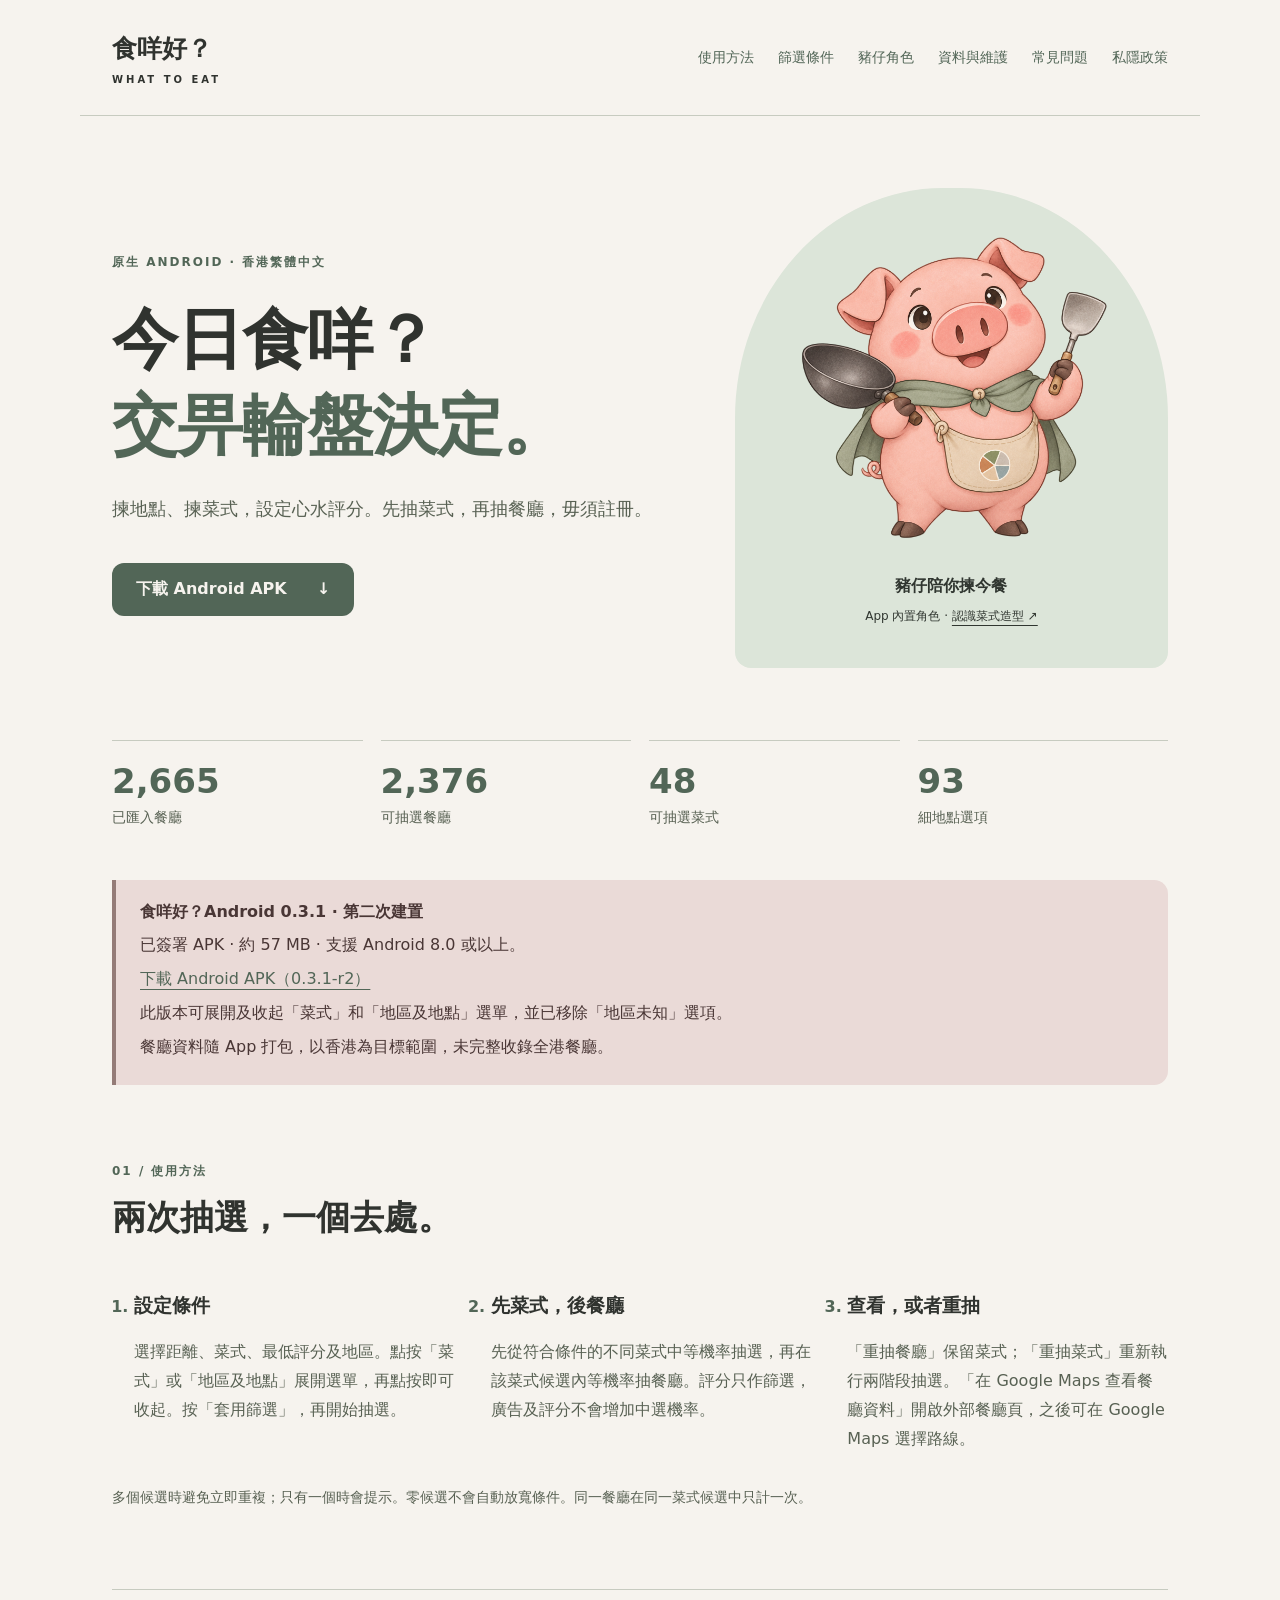
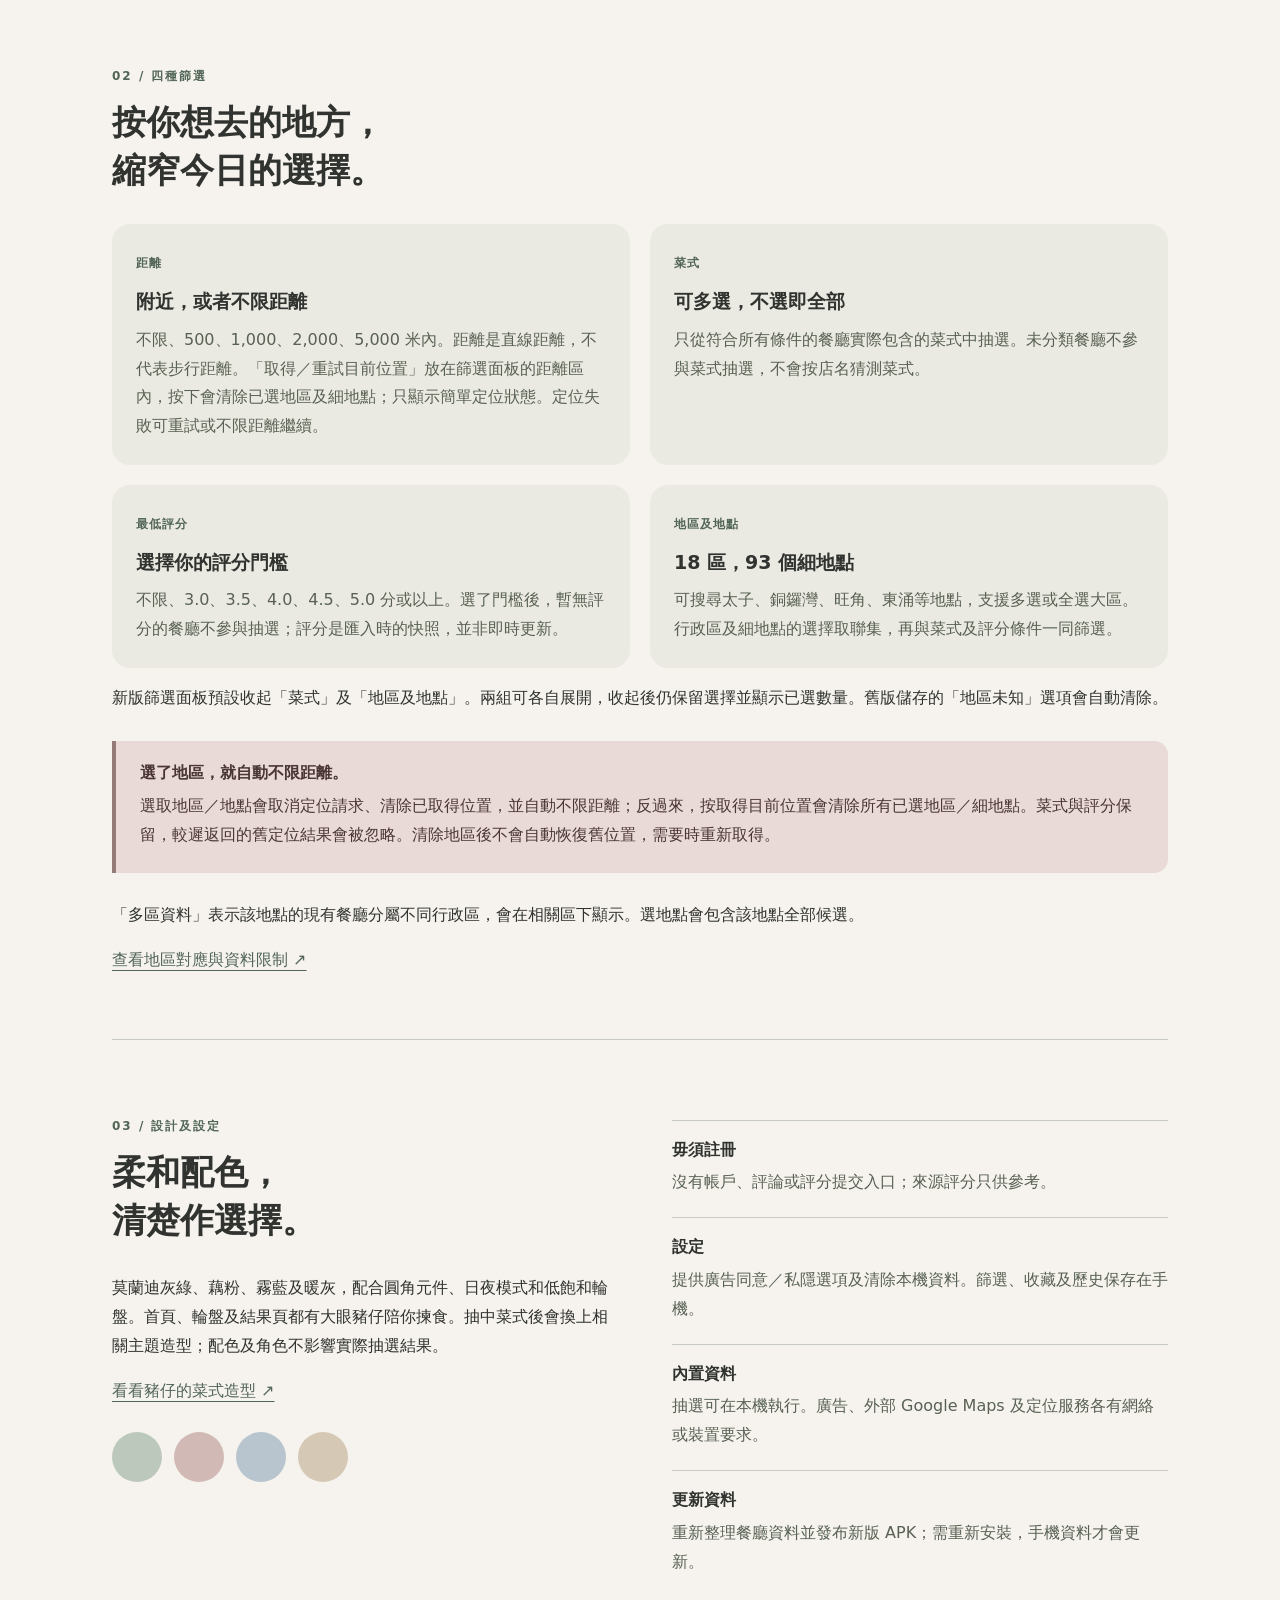
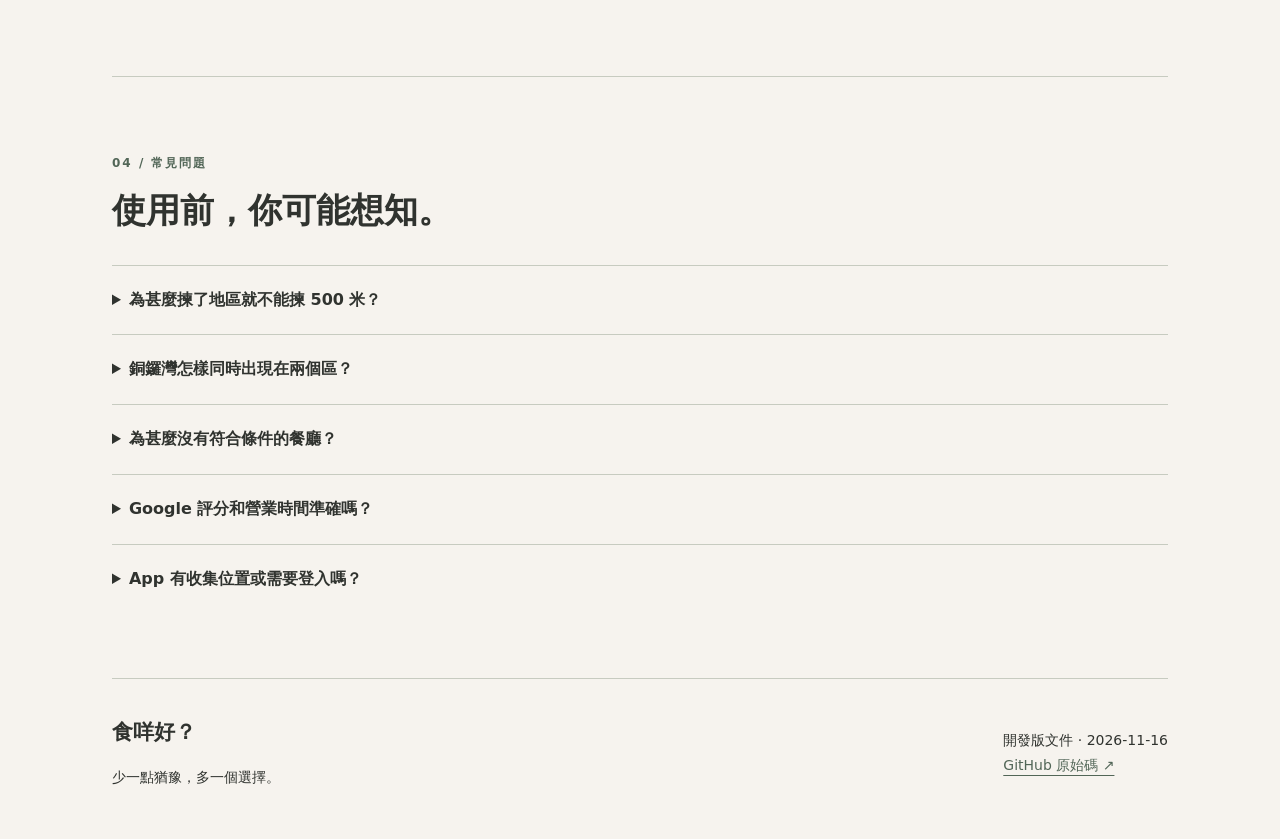
<file: docs/index.html>
<!doctype html>
<html lang="zh-HK"><head><meta charset="utf-8"><meta name="viewport" content="width=device-width,initial-scale=1"><meta name="color-scheme" content="light dark"><meta name="description" content="食咩好？Android 餐廳抽選 App：篩選、地區選擇、資料來源與更新指南。"><title>App 使用說明｜食咩好？</title><link rel="stylesheet" href="style.css?v=0.3.1"></head>
<body><a class="skip" href="#main">跳至內容</a><header><a class="brand" href="index.html">食咩好？<small>WHAT TO EAT</small></a><nav aria-label="主選單"><a href="index.html#guide">使用方法</a><a href="index.html#filters">篩選條件</a><a href="mascot.html">豬仔角色</a><a href="data.html">資料與維護</a><a href="index.html#faq">常見問題</a><a href="privacy.html">私隱政策</a></nav></header><main id="main"><section class="hero"><div><p class="eyebrow">原生 ANDROID · 香港繁體中文</p><h1>今日食咩？<br><span>交畀輪盤決定。</span></h1><p class="lead">揀地點、揀菜式，設定心水評分。先抽菜式，再抽餐廳，毋須註冊。</p><a class="button" href="#download">下載 Android APK <span aria-hidden="true">↓</span></a></div><aside class="illustration"><img class="hero-mascot" src="assets/mascot-base.png" width="1254" height="1254" alt="大眼豬仔披着灰綠披肩，拿着鑊和鑊鏟"><p>豬仔陪你揀今餐</p><small>App 內置角色 · <a href="mascot.html">認識菜式造型 ↗</a></small></aside></section><div class="metrics" aria-label="目前內置資料統計"><div><strong>2,665</strong><span>已匯入餐廳</span></div><div><strong>2,376</strong><span>可抽選餐廳</span></div><div><strong>48</strong><span>可抽選菜式</span></div><div><strong>93</strong><span>細地點選項</span></div></div>
<div id="download" class="notice"><strong>食咩好？Android 0.3.1 · 第二次建置</strong><p>已簽署 APK · 約 57 MB · 支援 Android 8.0 或以上。</p><p><a href="https://github.com/derekwong713/Android-app---What-to-eat/releases/download/v0.3.1-r2/app-live-release.apk">下載 Android APK（0.3.1-r2）</a></p><p>此版本可展開及收起「菜式」和「地區及地點」選單，並已移除「地區未知」選項。</p><p>餐廳資料隨 App 打包，以香港為目標範圍，未完整收錄全港餐廳。</p></div>
<section id="guide"><p class="eyebrow">01 / 使用方法</p><h2>兩次抽選，一個去處。</h2><ol class="steps"><li><h3>設定條件</h3><p>選擇距離、菜式、最低評分及地區。點按「菜式」或「地區及地點」展開選單，再點按即可收起。按「套用篩選」，再開始抽選。</p></li><li><h3>先菜式，後餐廳</h3><p>先從符合條件的不同菜式中等機率抽選，再在該菜式候選內等機率抽餐廳。評分只作篩選，廣告及評分不會增加中選機率。</p></li><li><h3>查看，或者重抽</h3><p>「重抽餐廳」保留菜式；「重抽菜式」重新執行兩階段抽選。「在 Google Maps 查看餐廳資料」開啟外部餐廳頁，之後可在 Google Maps 選擇路線。</p></li></ol><p class="muted">多個候選時避免立即重複；只有一個時會提示。零候選不會自動放寬條件。同一餐廳在同一菜式候選中只計一次。</p></section>
<section id="filters"><p class="eyebrow">02 / 四種篩選</p><h2>按你想去的地方，<br>縮窄今日的選擇。</h2><div class="cards"><article><span class="tag">距離</span><h3>附近，或者不限距離</h3><p>不限、500、1,000、2,000、5,000 米內。距離是直線距離，不代表步行距離。「取得／重試目前位置」放在篩選面板的距離區內，按下會清除已選地區及細地點；只顯示簡單定位狀態。定位失敗可重試或不限距離繼續。</p></article><article><span class="tag">菜式</span><h3>可多選，不選即全部</h3><p>只從符合所有條件的餐廳實際包含的菜式中抽選。未分類餐廳不參與菜式抽選，不會按店名猜測菜式。</p></article><article><span class="tag">最低評分</span><h3>選擇你的評分門檻</h3><p>不限、3.0、3.5、4.0、4.5、5.0 分或以上。選了門檻後，暫無評分的餐廳不參與抽選；評分是匯入時的快照，並非即時更新。</p></article><article><span class="tag">地區及地點</span><h3>18 區，93 個細地點</h3><p>可搜尋太子、銅鑼灣、旺角、東涌等地點，支援多選或全選大區。行政區及細地點的選擇取聯集，再與菜式及評分條件一同篩選。</p></article></div><p>新版篩選面板預設收起「菜式」及「地區及地點」。兩組可各自展開，收起後仍保留選擇並顯示已選數量。舊版儲存的「地區未知」選項會自動清除。</p><div class="callout"><strong>選了地區，就自動不限距離。</strong><p>選取地區／地點會取消定位請求、清除已取得位置，並自動不限距離；反過來，按取得目前位置會清除所有已選地區／細地點。菜式與評分保留，較遲返回的舊定位結果會被忽略。清除地區後不會自動恢復舊位置，需要時重新取得。</p></div><p>「多區資料」表示該地點的現有餐廳分屬不同行政區，會在相關區下顯示。選地點會包含該地點全部候選。</p><a href="data.html#districts">查看地區對應與資料限制 ↗</a></section>
<section class="split"><div><p class="eyebrow">03 / 設計及設定</p><h2>柔和配色，<br>清楚作選擇。</h2><p>莫蘭迪灰綠、藕粉、霧藍及暖灰，配合圓角元件、日夜模式和低飽和輪盤。首頁、輪盤及結果頁都有大眼豬仔陪你揀食。抽中菜式後會換上相關主題造型；配色及角色不影響實際抽選結果。</p><a href="mascot.html">看看豬仔的菜式造型 ↗</a><div class="swatches" aria-label="灰綠、藕粉、霧藍、暖灰配色"><span></span><span></span><span></span><span></span></div></div><dl><dt>毋須註冊</dt><dd>沒有帳戶、評論或評分提交入口；來源評分只供參考。</dd><dt>設定</dt><dd>提供廣告同意／私隱選項及清除本機資料。篩選、收藏及歷史保存在手機。</dd><dt>內置資料</dt><dd>抽選可在本機執行。廣告、外部 Google Maps 及定位服務各有網絡或裝置要求。</dd><dt>更新資料</dt><dd>重新整理餐廳資料並發布新版 APK；需重新安裝，手機資料才會更新。</dd></dl></section>
<section id="faq"><p class="eyebrow">04 / 常見問題</p><h2>使用前，你可能想知。</h2><details><summary>為甚麼揀了地區就不能揀 500 米？</summary><p>地區選擇代表你想在指定地點找餐廳，未必在目前位置附近。因此 App 自動不限距離；清除所有地區後，可重新選擇有限距離。</p></details><details><summary>銅鑼灣怎樣同時出現在兩個區？</summary><p>行政區按每間餐廳的來源座標及官方邊界分類，地點名稱則保留來源標記。本批銅鑼灣資料在灣仔區及東區均有記錄。選「銅鑼灣」包含兩區中標為該地點的候選；來源座標及標記仍可能有誤。</p></details><details><summary>為甚麼沒有符合條件的餐廳？</summary><p>可調整菜式、評分或地區；沒有選地區時也可調整距離。未分類、明確停業及不符合條件的餐廳不參與抽選，App 不會自行放寬條件。</p></details><details><summary>Google 評分和營業時間準確嗎？</summary><p>評分是來源資料的快照，並非即時評分。營業時間目前未整理，顯示「未知」；未知不等於已關門。明確停業的餐廳不參與抽選。</p></details><details><summary>App 有收集位置或需要登入嗎？</summary><p>毋須登入。有限距離使用裝置目前位置在本機篩選，不傳送到 Supabase。AdMob 及外部 Google Maps 有其自身私隱流程；正式發布前仍需完善營運者、聯絡資料及私隱政策。</p></details></section></main>
<footer><div><strong>食咩好？</strong><p>少一點猶豫，多一個選擇。</p></div><p>開發版文件 · 2026-11-16<br><a href="https://github.com/derekwong713/Android-app---What-to-eat">GitHub 原始碼 ↗</a></p></footer></body></html>
</file>
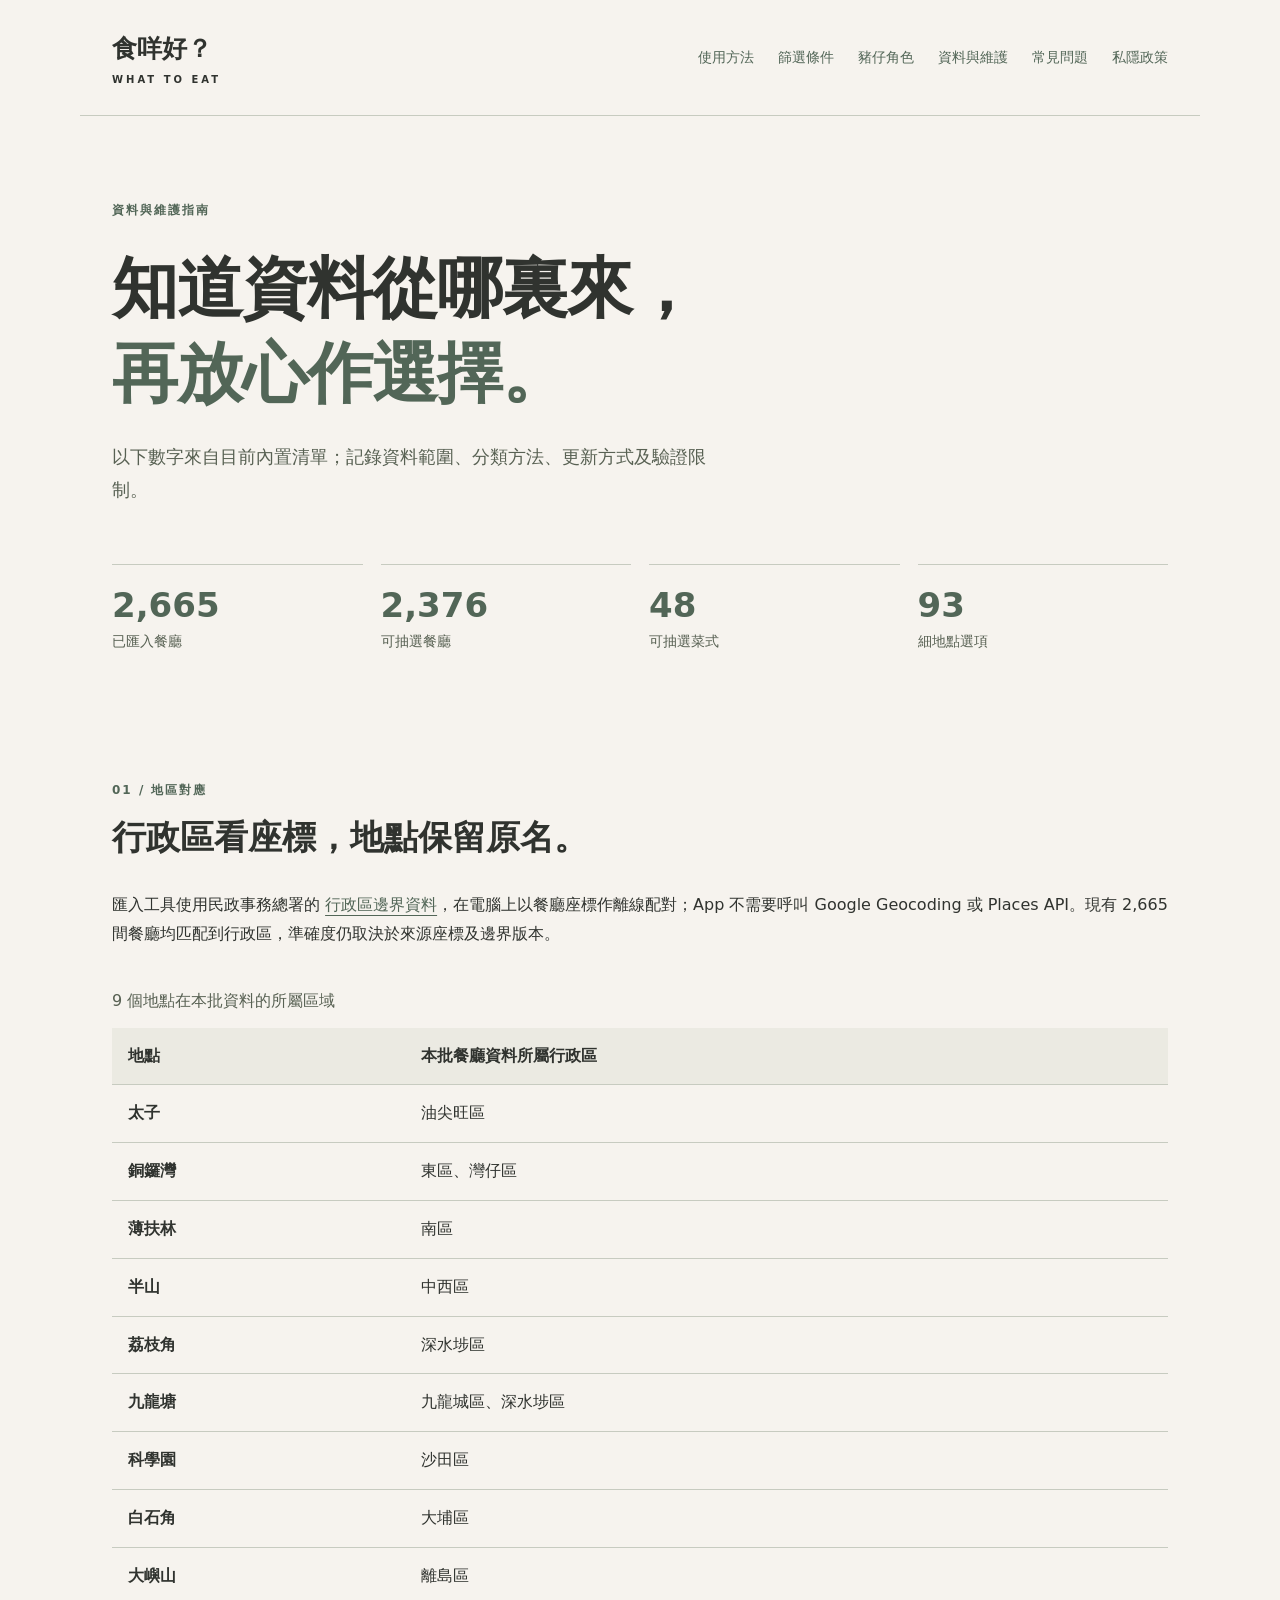
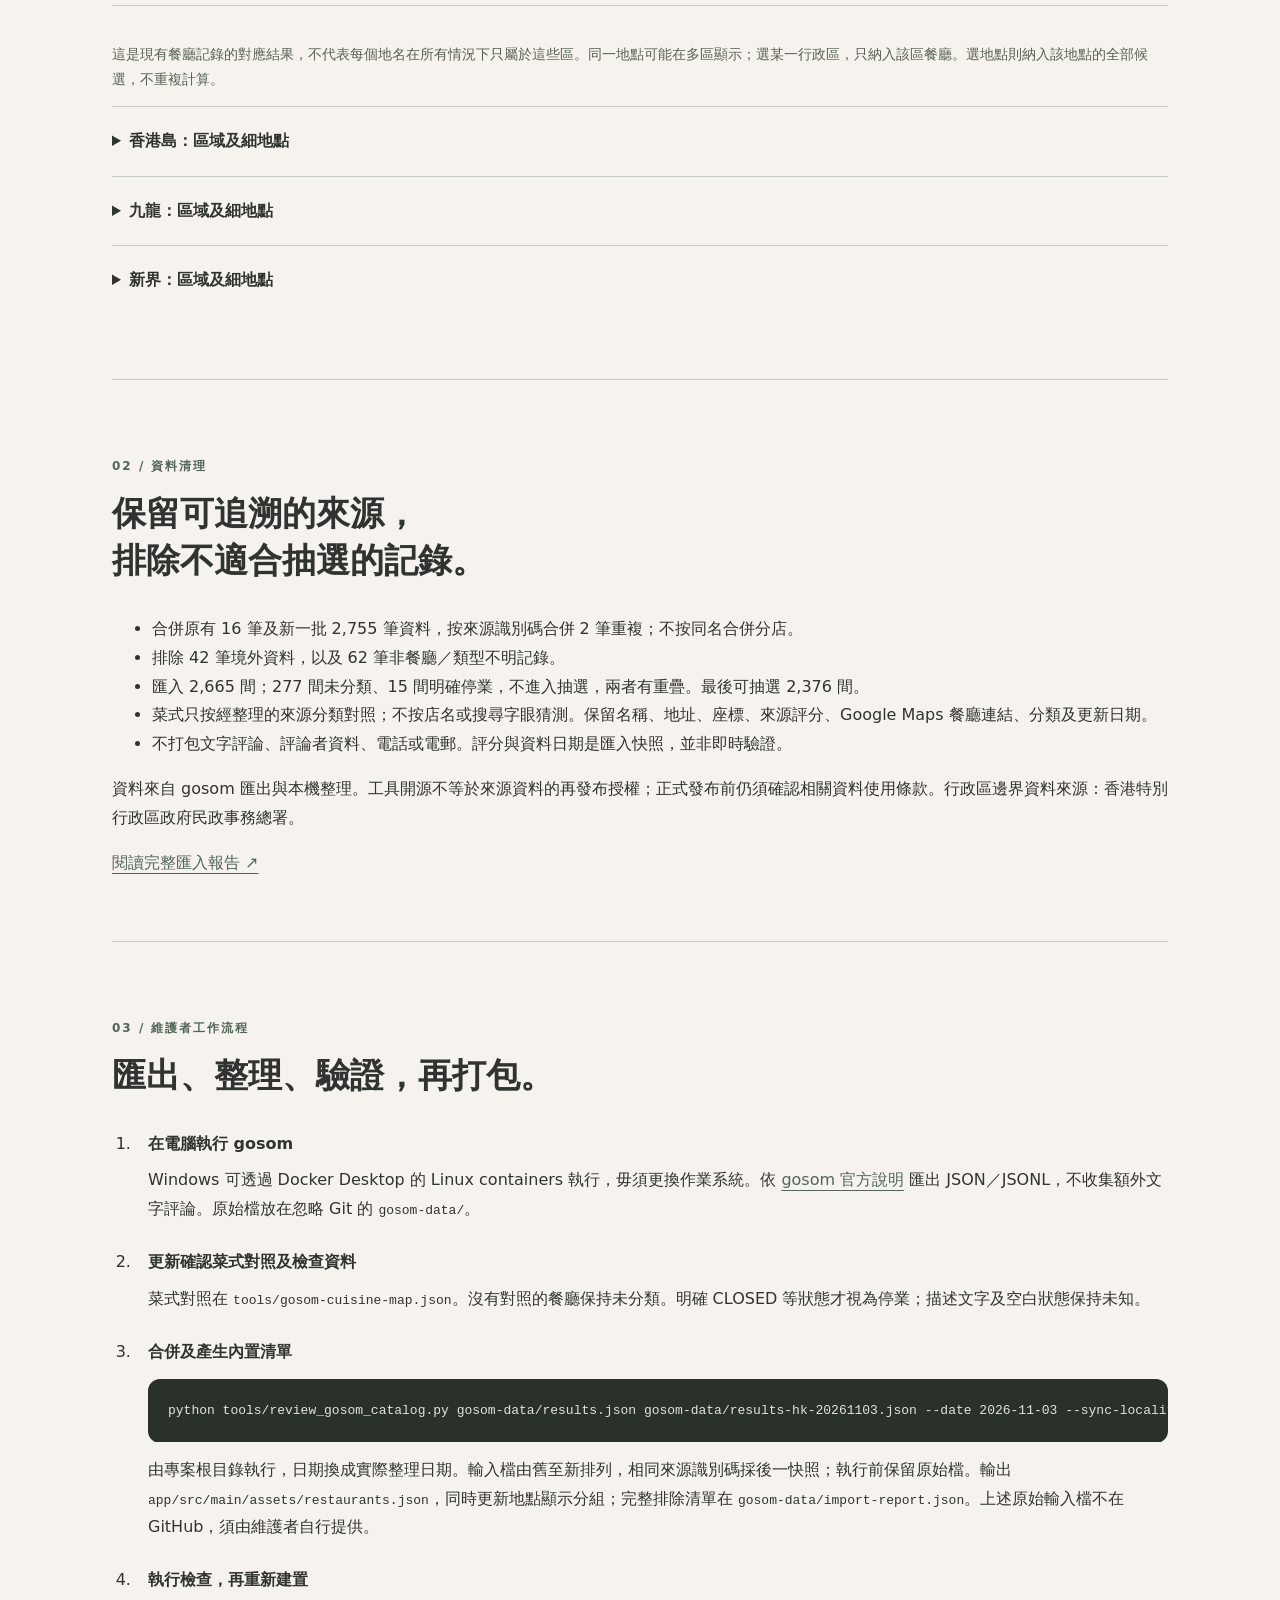
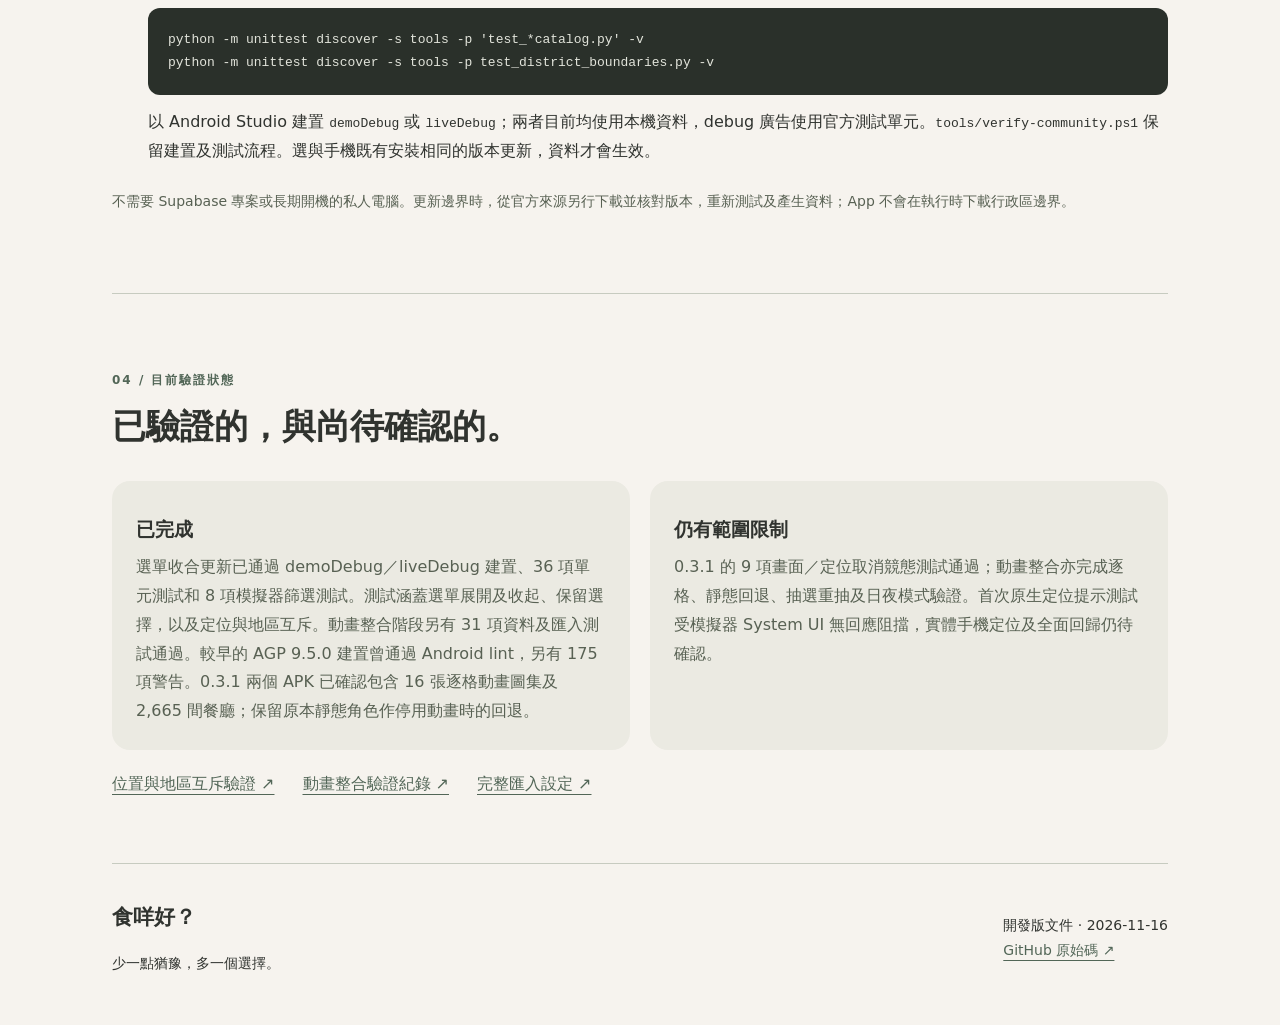
<file: docs/data.html>
<!doctype html>
<html lang="zh-HK"><head><meta charset="utf-8"><meta name="viewport" content="width=device-width,initial-scale=1"><meta name="color-scheme" content="light dark"><meta name="description" content="食咩好？Android 餐廳抽選 App：篩選、地區選擇、資料來源與更新指南。"><title>資料與維護指南｜食咩好？</title><link rel="stylesheet" href="style.css?v=0.3.1"></head>
<body><a class="skip" href="#main">跳至內容</a><header><a class="brand" href="index.html">食咩好？<small>WHAT TO EAT</small></a><nav aria-label="主選單"><a href="index.html#guide">使用方法</a><a href="index.html#filters">篩選條件</a><a href="mascot.html">豬仔角色</a><a href="data.html">資料與維護</a><a href="index.html#faq">常見問題</a><a href="privacy.html">私隱政策</a></nav></header><main id="main"><section class="hero compact"><div><p class="eyebrow">資料與維護指南</p><h1>知道資料從哪裏來，<br><span>再放心作選擇。</span></h1><p class="lead">以下數字來自目前內置清單；記錄資料範圍、分類方法、更新方式及驗證限制。</p></div></section><div class="metrics" aria-label="目前內置資料統計"><div><strong>2,665</strong><span>已匯入餐廳</span></div><div><strong>2,376</strong><span>可抽選餐廳</span></div><div><strong>48</strong><span>可抽選菜式</span></div><div><strong>93</strong><span>細地點選項</span></div></div>
<section id="districts"><p class="eyebrow">01 / 地區對應</p><h2>行政區看座標，地點保留原名。</h2><p>匯入工具使用民政事務總署的 <a href="https://data.gov.hk/en-data/dataset/hk-had-json1-hong-kong-administrative-boundaries">行政區邊界資料</a>，在電腦上以餐廳座標作離線配對；App 不需要呼叫 Google Geocoding 或 Places API。現有 2,665 間餐廳均匹配到行政區，準確度仍取決於來源座標及邊界版本。</p><div class="table-wrap"><table><caption>9 個地點在本批資料的所屬區域</caption><thead><tr><th scope="col">地點</th><th scope="col">本批餐廳資料所屬行政區</th></tr></thead><tbody><tr><th scope="row">太子</th><td>油尖旺區</td></tr><tr><th scope="row">銅鑼灣</th><td>東區、灣仔區</td></tr><tr><th scope="row">薄扶林</th><td>南區</td></tr><tr><th scope="row">半山</th><td>中西區</td></tr><tr><th scope="row">荔枝角</th><td>深水埗區</td></tr><tr><th scope="row">九龍塘</th><td>九龍城區、深水埗區</td></tr><tr><th scope="row">科學園</th><td>沙田區</td></tr><tr><th scope="row">白石角</th><td>大埔區</td></tr><tr><th scope="row">大嶼山</th><td>離島區</td></tr></tbody></table></div><p class="muted">這是現有餐廳記錄的對應結果，不代表每個地名在所有情況下只屬於這些區。同一地點可能在多區顯示；選某一行政區，只納入該區餐廳。選地點則納入該地點的全部候選，不重複計算。</p><details><summary>香港島：區域及細地點</summary><h3>中西區 · 189 間</h3><p>中環、金鐘、上環、西營盤、堅尼地城、西環、石塘咀、半山</p><h3>灣仔區 · 285 間</h3><p>灣仔、銅鑼灣、跑馬地、大坑、北角</p><h3>東區 · 83 間</h3><p>銅鑼灣、北角、鰂魚涌、筲箕灣、西灣河、柴灣、小西灣、炮台山</p><h3>南區 · 60 間</h3><p>香港仔、鴨脷洲、黃竹坑、赤柱、淺水灣、石澳、薄扶林</p></details><details><summary>九龍：區域及細地點</summary><h3>油尖旺區 · 312 間</h3><p>旺角、尖沙咀、尖東、油麻地、佐敦、大角咀、太子、深水埗、紅磡</p><h3>深水埗區 · 170 間</h3><p>大角咀、深水埗、長沙灣、荔枝角、九龍塘</p><h3>九龍城區 · 121 間</h3><p>旺角、九龍城、土瓜灣、紅磡、何文田、九龍塘、啟德</p><h3>黃大仙區 · 93 間</h3><p>九龍城、竹園、鑽石山、慈雲山、新蒲崗</p><h3>觀塘區 · 182 間</h3><p>佐敦、觀塘、牛頭角、九龍灣、藍田、油塘</p></details><details><summary>新界：區域及細地點</summary><h3>葵青區 · 146 間</h3><p>葵涌、葵芳、青衣、荃灣</p><h3>荃灣區 · 168 間</h3><p>荃灣、馬灣</p><h3>屯門區 · 163 間</h3><p>屯門、新墟、掃管笏</p><h3>元朗區 · 167 間</h3><p>元朗、錦田、流浮山、新田、石崗</p><h3>北區 · 47 間</h3><p>粉嶺、上水</p><h3>大埔區 · 119 間</h3><p>大埔、大埔滘、林村、太和、馬鞍山、白石角、西貢</p><h3>沙田區 · 159 間</h3><p>沙田、火炭、馬鞍山、大圍、沙田圍、石門、小瀝源、科學園</p><h3>西貢區 · 95 間</h3><p>西貢、將軍澳、清水灣、白沙灣</p><h3>離島區 · 106 間</h3><p>東涌、長洲、南丫島、梅窩、坪洲、昂坪、大澳、愉景灣、赤鱲角、大嶼山</p></details></section>
<section id="catalogue"><p class="eyebrow">02 / 資料清理</p><h2>保留可追溯的來源，<br>排除不適合抽選的記錄。</h2><ul><li>合併原有 16 筆及新一批 2,755 筆資料，按來源識別碼合併 2 筆重複；不按同名合併分店。</li><li>排除 42 筆境外資料，以及 62 筆非餐廳／類型不明記錄。</li><li>匯入 2,665 間；277 間未分類、15 間明確停業，不進入抽選，兩者有重疊。最後可抽選 2,376 間。</li><li>菜式只按經整理的來源分類對照；不按店名或搜尋字眼猜測。保留名稱、地址、座標、來源評分、Google Maps 餐廳連結、分類及更新日期。</li><li>不打包文字評論、評論者資料、電話或電郵。評分與資料日期是匯入快照，並非即時驗證。</li></ul><p>資料來自 gosom 匯出與本機整理。工具開源不等於來源資料的再發布授權；正式發布前仍須確認相關資料使用條款。行政區邊界資料來源：香港特別行政區政府民政事務總署。</p><a href="https://github.com/derekwong713/Android-app---What-to-eat/blob/main/docs/catalog-import-report.md">閱讀完整匯入報告 ↗</a></section>
<section id="maintain"><p class="eyebrow">03 / 維護者工作流程</p><h2>匯出、整理、驗證，再打包。</h2><ol class="workflow"><li><strong>在電腦執行 gosom</strong><p>Windows 可透過 Docker Desktop 的 Linux containers 執行，毋須更換作業系統。依 <a href="https://github.com/gosom/google-maps-scraper">gosom 官方說明</a> 匯出 JSON／JSONL，不收集額外文字評論。原始檔放在忽略 Git 的 <code>gosom-data/</code>。</p></li><li><strong>更新確認菜式對照及檢查資料</strong><p>菜式對照在 <code>tools/gosom-cuisine-map.json</code>。沒有對照的餐廳保持未分類。明確 CLOSED 等狀態才視為停業；描述文字及空白狀態保持未知。</p></li><li><strong>合併及產生內置清單</strong><pre><code>python tools/review_gosom_catalog.py gosom-data/results.json gosom-data/results-hk-20261103.json --date 2026-11-03 --sync-localities</code></pre><p>由專案根目錄執行，日期換成實際整理日期。輸入檔由舊至新排列，相同來源識別碼採後一快照；執行前保留原始檔。輸出 <code>app/src/main/assets/restaurants.json</code>，同時更新地點顯示分組；完整排除清單在 <code>gosom-data/import-report.json</code>。上述原始輸入檔不在 GitHub，須由維護者自行提供。</p></li><li><strong>執行檢查，再重新建置</strong><pre><code>python -m unittest discover -s tools -p 'test_*catalog.py' -v
python -m unittest discover -s tools -p test_district_boundaries.py -v</code></pre><p>以 Android Studio 建置 <code>demoDebug</code> 或 <code>liveDebug</code>；兩者目前均使用本機資料，debug 廣告使用官方測試單元。<code>tools/verify-community.ps1</code> 保留建置及測試流程。選與手機既有安裝相同的版本更新，資料才會生效。</p></li></ol><p class="muted">不需要 Supabase 專案或長期開機的私人電腦。更新邊界時，從官方來源另行下載並核對版本，重新測試及產生資料；App 不會在執行時下載行政區邊界。</p></section>
<section id="verification"><p class="eyebrow">04 / 目前驗證狀態</p><h2>已驗證的，與尚待確認的。</h2><div class="cards"><article><h3>已完成</h3><p>選單收合更新已通過 demoDebug／liveDebug 建置、36 項單元測試和 8 項模擬器篩選測試。測試涵蓋選單展開及收起、保留選擇，以及定位與地區互斥。動畫整合階段另有 31 項資料及匯入測試通過。較早的 AGP 9.5.0 建置曾通過 Android lint，另有 175 項警告。0.3.1 兩個 APK 已確認包含 16 張逐格動畫圖集及 2,665 間餐廳；保留原本靜態角色作停用動畫時的回退。</p></article><article><h3>仍有範圍限制</h3><p>0.3.1 的 9 項畫面／定位取消競態測試通過；動畫整合亦完成逐格、靜態回退、抽選重抽及日夜模式驗證。首次原生定位提示測試受模擬器 System UI 無回應阻擋，實體手機定位及全面回歸仍待確認。</p></article></div><div class="links"><a href="https://github.com/derekwong713/Android-app---What-to-eat/blob/main/LOCATION-FILTERS.md">位置與地區互斥驗證 ↗</a><a href="https://github.com/derekwong713/Android-app---What-to-eat/blob/main/MOTION-INTEGRATION.md">動畫整合驗證紀錄 ↗</a><a href="https://github.com/derekwong713/Android-app---What-to-eat/blob/main/OFFLINE-CATALOG.md">完整匯入設定 ↗</a></div></section></main>
<footer><div><strong>食咩好？</strong><p>少一點猶豫，多一個選擇。</p></div><p>開發版文件 · 2026-11-16<br><a href="https://github.com/derekwong713/Android-app---What-to-eat">GitHub 原始碼 ↗</a></p></footer></body></html>
</file>
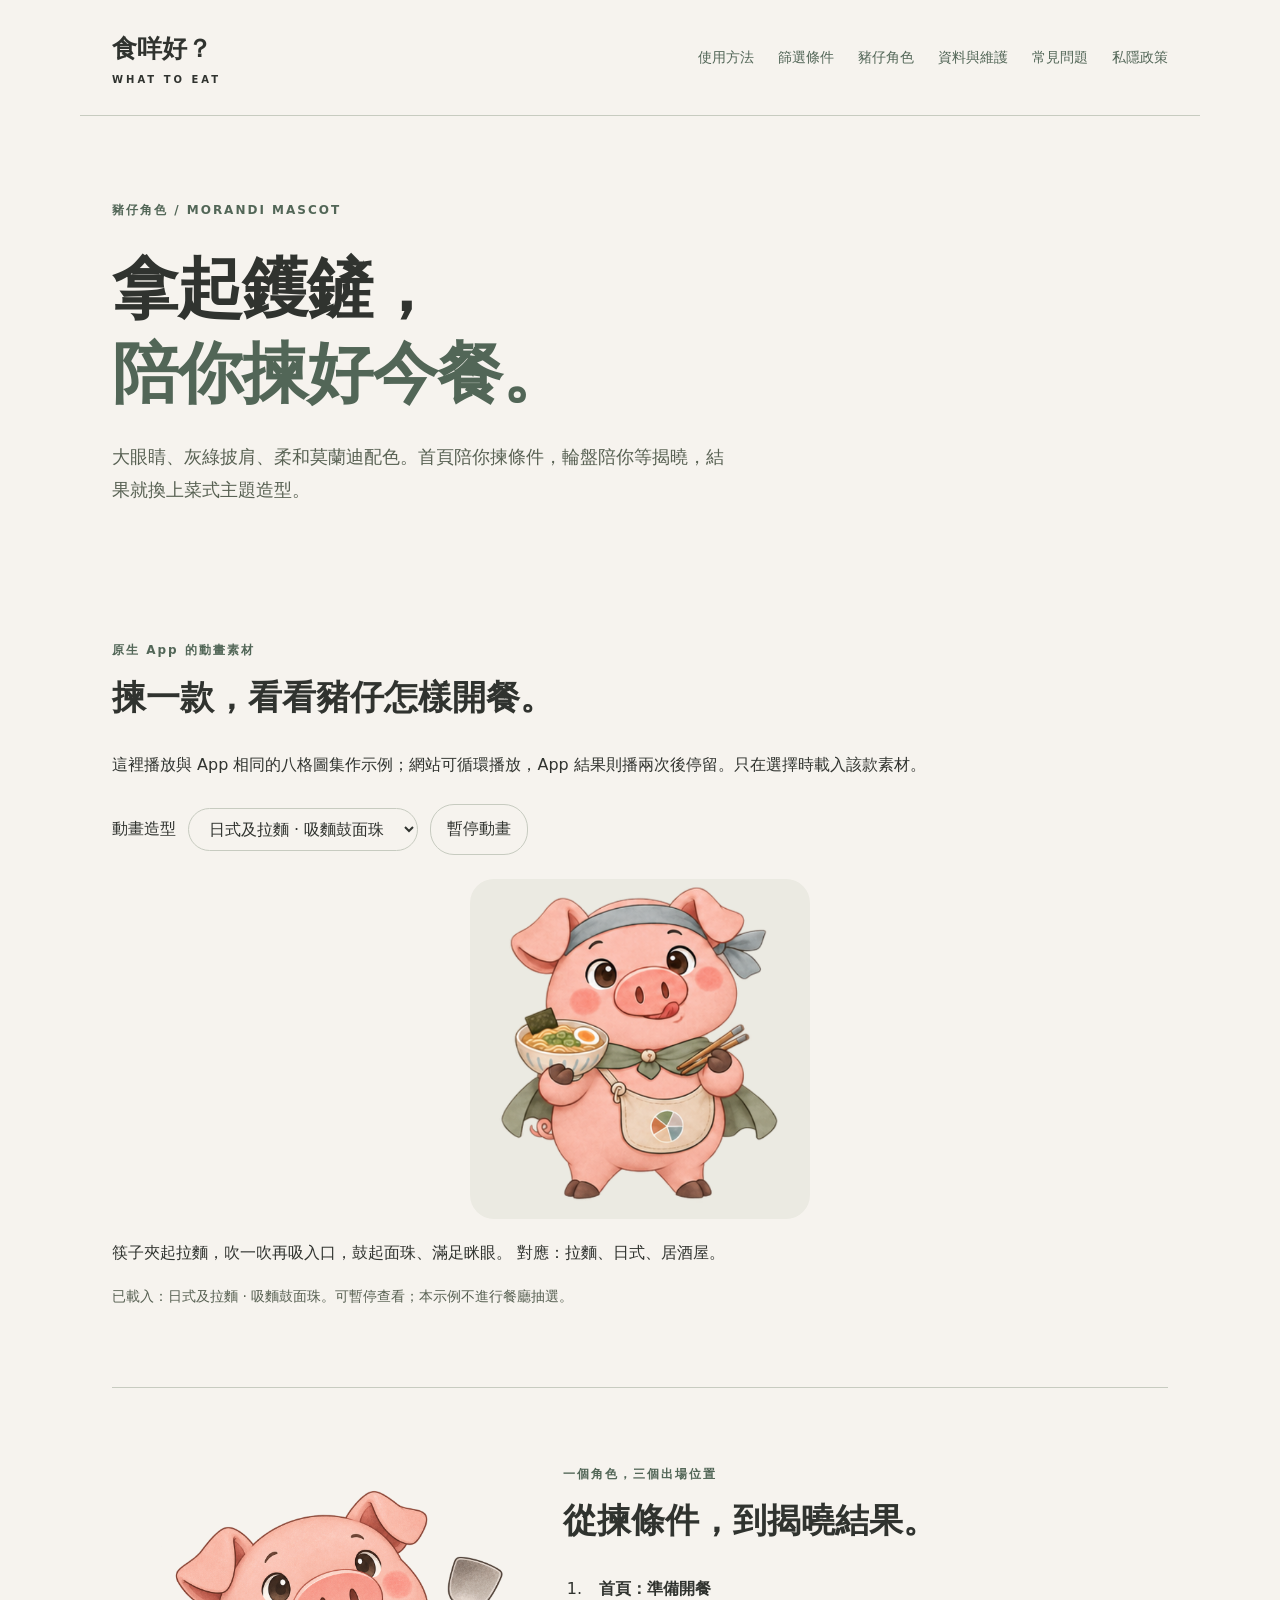
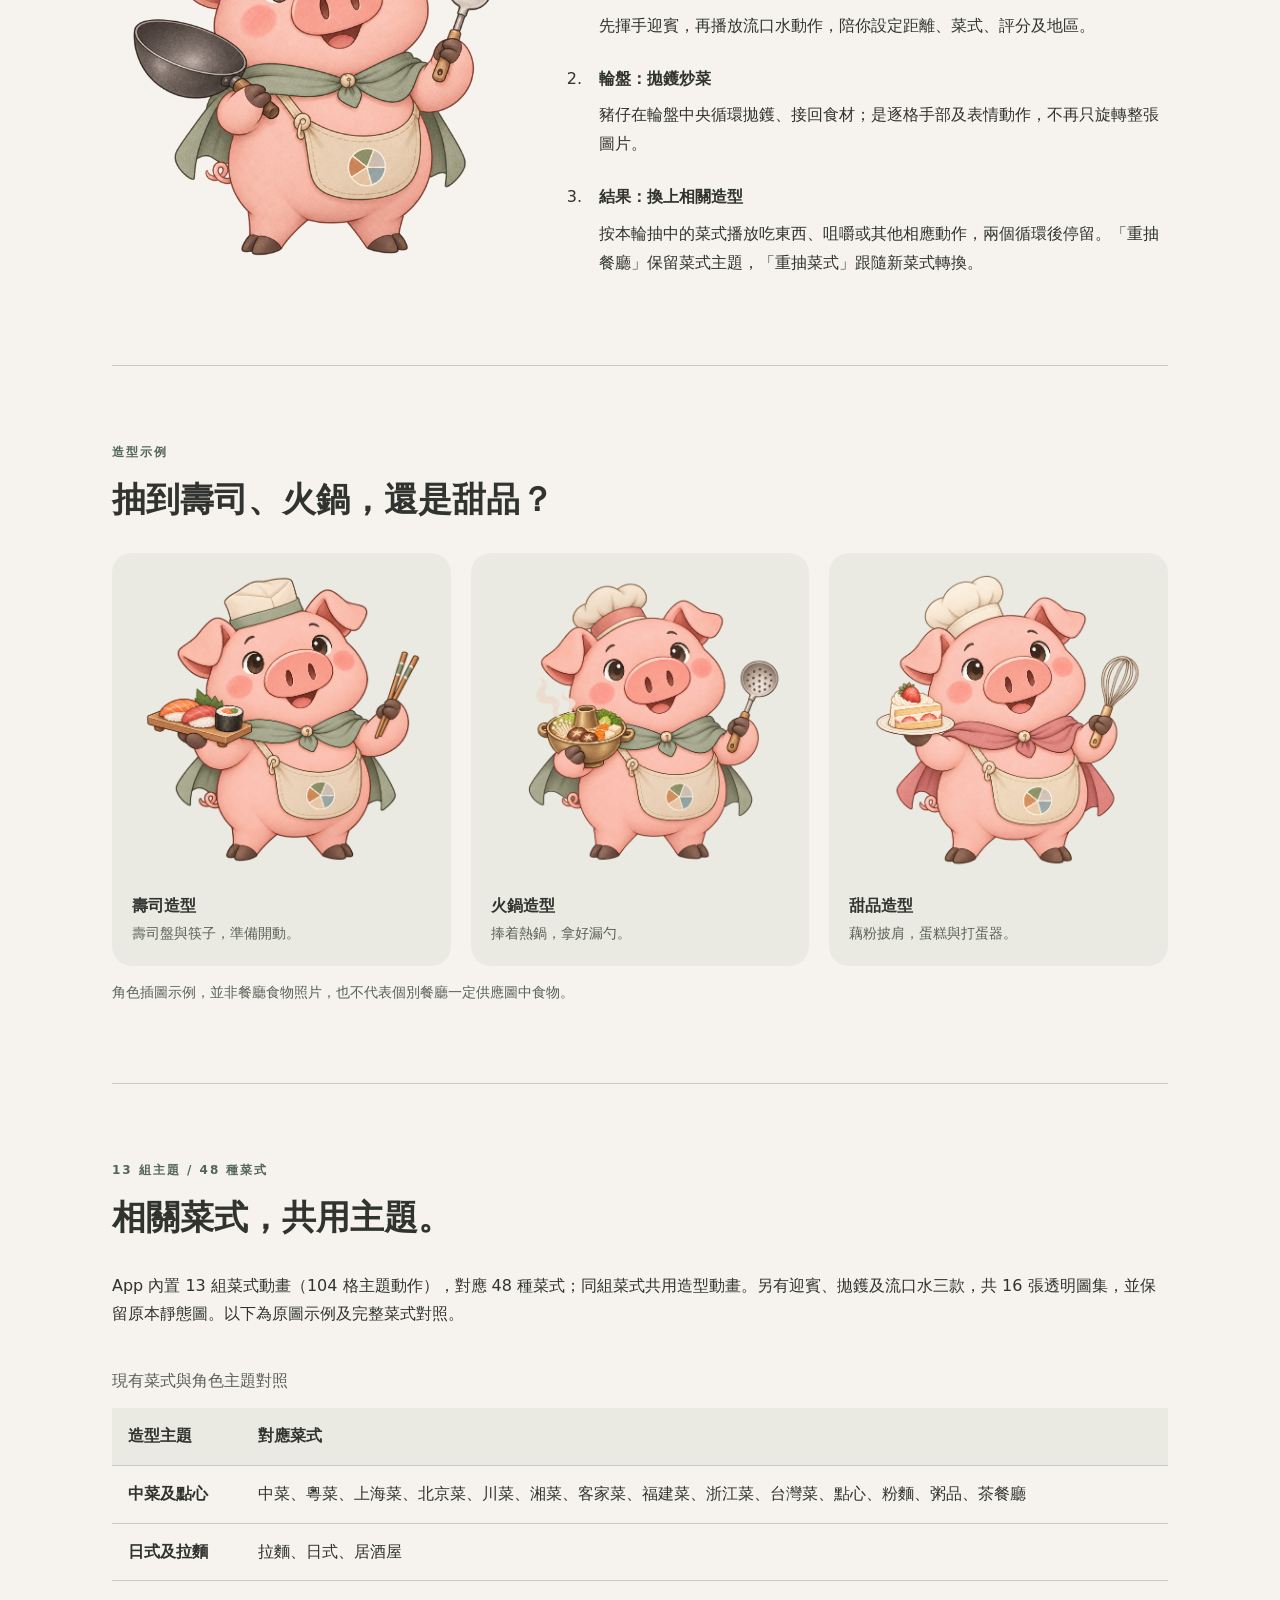
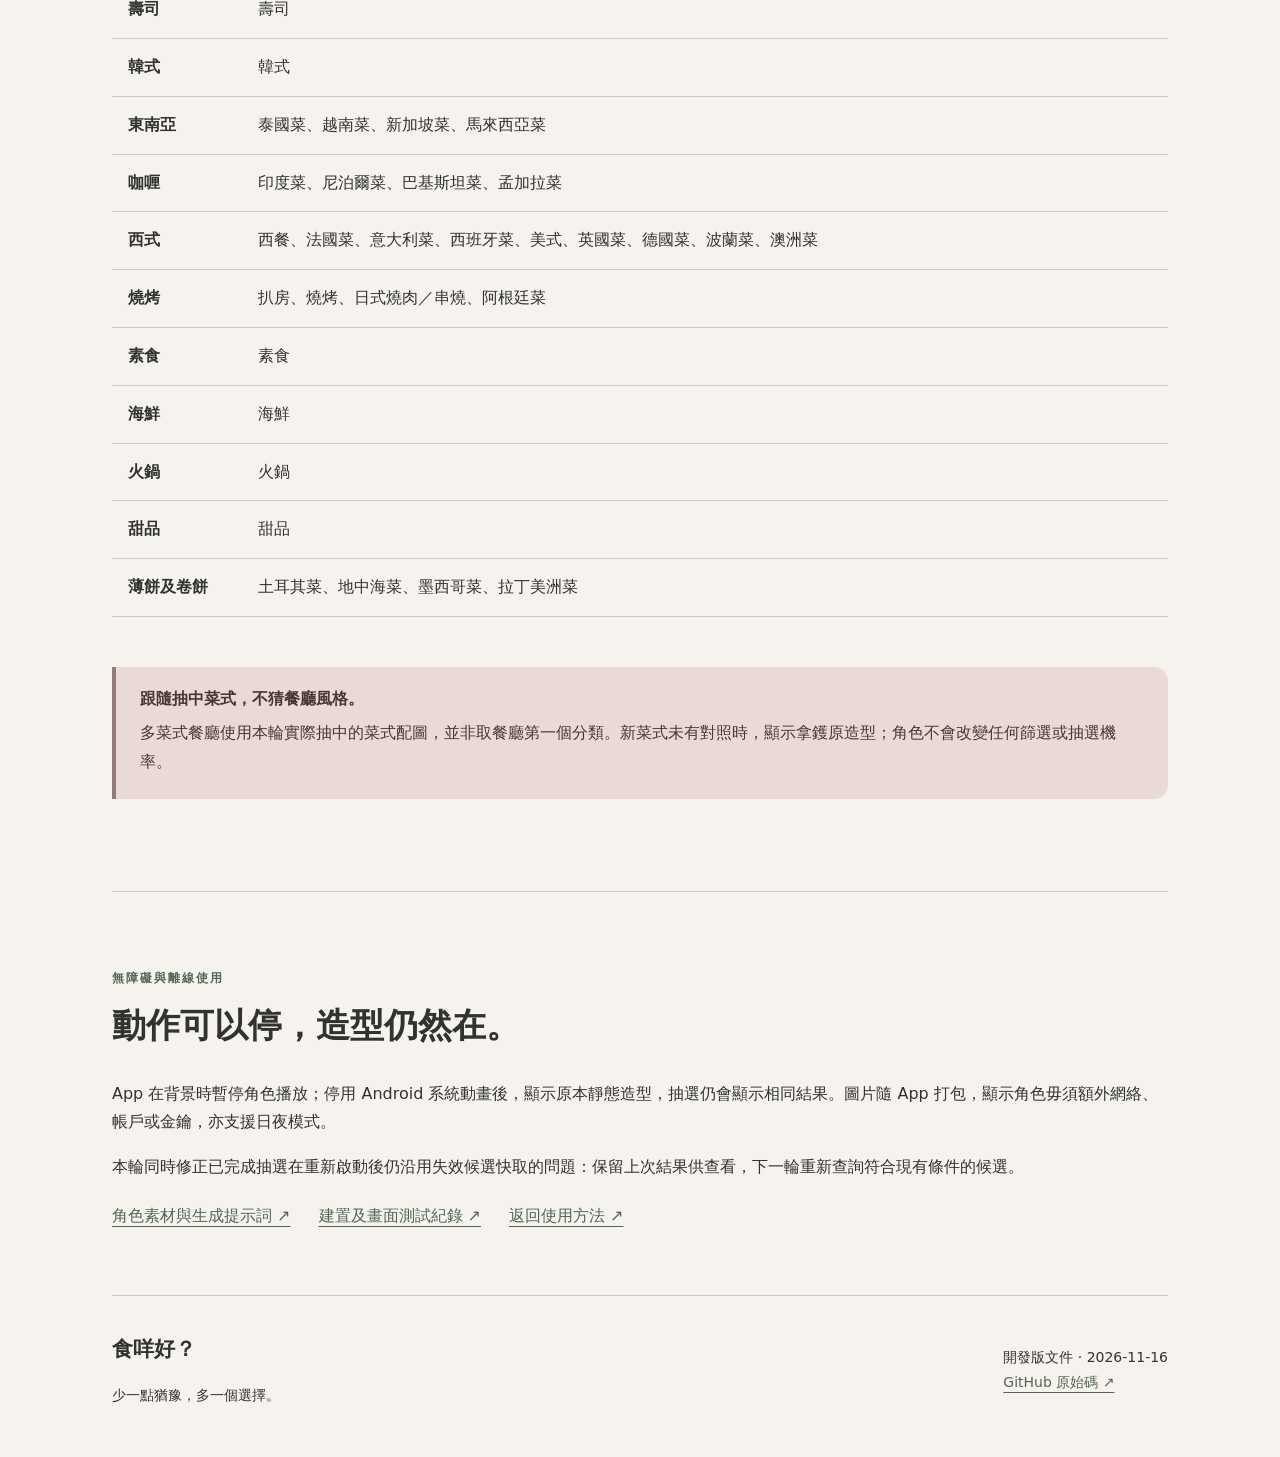
<file: docs/mascot.html>
<!doctype html>
<html lang="zh-HK"><head><meta charset="utf-8"><meta name="viewport" content="width=device-width,initial-scale=1"><meta name="color-scheme" content="light dark"><meta name="description" content="食咩好？Android 餐廳抽選 App：篩選、地區選擇、資料來源與更新指南。"><title>豬仔角色與菜式造型｜食咩好？</title><link rel="stylesheet" href="style.css?v=0.3.1"></head>
<body><a class="skip" href="#main">跳至內容</a><header><a class="brand" href="index.html">食咩好？<small>WHAT TO EAT</small></a><nav aria-label="主選單"><a href="index.html#guide">使用方法</a><a href="index.html#filters">篩選條件</a><a href="mascot.html">豬仔角色</a><a href="data.html">資料與維護</a><a href="index.html#faq">常見問題</a><a href="privacy.html">私隱政策</a></nav></header><main id="main"><section class="hero compact"><div><p class="eyebrow">豬仔角色 / MORANDI MASCOT</p><h1>拿起鑊鏟，<br><span>陪你揀好今餐。</span></h1><p class="lead">大眼睛、灰綠披肩、柔和莫蘭迪配色。首頁陪你揀條件，輪盤陪你等揭曉，結果就換上菜式主題造型。</p></div></section>
<section id="animation-demo"><p class="eyebrow">原生 App 的動畫素材</p><h2>揀一款，看看豬仔怎樣開餐。</h2><p>這裡播放與 App 相同的八格圖集作示例；網站可循環播放，App 結果則播兩次後停留。只在選擇時載入該款素材。</p><div class="motion-controls"><label for="motion-choice">動畫造型</label><select id="motion-choice" aria-label="動畫造型"></select><button id="motion-play" type="button">播放動畫</button></div><canvas id="motion-canvas" width="640" height="640" role="img" aria-label="豬仔動畫示例"></canvas><p id="motion-description"></p><p id="motion-status" class="muted" role="status">動畫播放器需要 JavaScript；下方仍可查看原圖及菜式對照。</p><noscript><p>此瀏覽器未啟用 JavaScript，請參閱下方靜態造型。</p></noscript></section><script src="motion-preview.js" defer></script><section class="mascot-intro"><img src="assets/mascot-base.png" width="1254" height="1254" alt="豬仔原造型，手拿鑊及鑊鏟，穿輪盤圖案圍裙"><div><p class="eyebrow">一個角色，三個出場位置</p><h2>從揀條件，到揭曉結果。</h2><ol class="workflow"><li><strong>首頁：準備開餐</strong><p>先揮手迎賓，再播放流口水動作，陪你設定距離、菜式、評分及地區。</p></li><li><strong>輪盤：拋鑊炒菜</strong><p>豬仔在輪盤中央循環拋鑊、接回食材；是逐格手部及表情動作，不再只旋轉整張圖片。</p></li><li><strong>結果：換上相關造型</strong><p>按本輪抽中的菜式播放吃東西、咀嚼或其他相應動作，兩個循環後停留。「重抽餐廳」保留菜式主題，「重抽菜式」跟隨新菜式轉換。</p></li></ol></div></section>
<section><p class="eyebrow">造型示例</p><h2>抽到壽司、火鍋，還是甜品？</h2><div class="mascot-gallery"><figure><img src="assets/mascot-sushi.png" width="1254" height="1254" loading="lazy" decoding="async" alt="壽司主題豬仔拿着壽司盤及筷子"><figcaption><strong>壽司造型</strong><span>壽司盤與筷子，準備開動。</span></figcaption></figure><figure><img src="assets/mascot-hotpot.png" width="1254" height="1254" loading="lazy" decoding="async" alt="火鍋主題豬仔拿着火鍋及漏勺"><figcaption><strong>火鍋造型</strong><span>捧着熱鍋，拿好漏勺。</span></figcaption></figure><figure><img src="assets/mascot-dessert.png" width="1254" height="1254" loading="lazy" decoding="async" alt="甜品主題豬仔披着藕粉披肩，拿蛋糕及打蛋器"><figcaption><strong>甜品造型</strong><span>藕粉披肩，蛋糕與打蛋器。</span></figcaption></figure></div><p class="muted">角色插圖示例，並非餐廳食物照片，也不代表個別餐廳一定供應圖中食物。</p></section>
<section><p class="eyebrow">13 組主題 / 48 種菜式</p><h2>相關菜式，共用主題。</h2><p>App 內置 13 組菜式動畫（104 格主題動作），對應 48 種菜式；同組菜式共用造型動畫。另有迎賓、拋鑊及流口水三款，共 16 張透明圖集，並保留原本靜態圖。以下為原圖示例及完整菜式對照。</p><div class="table-wrap"><table><caption>現有菜式與角色主題對照</caption><thead><tr><th scope="col">造型主題</th><th scope="col">對應菜式</th></tr></thead><tbody><tr><th scope="row">中菜及點心</th><td>中菜、粵菜、上海菜、北京菜、川菜、湘菜、客家菜、福建菜、浙江菜、台灣菜、點心、粉麵、粥品、茶餐廳</td></tr><tr><th scope="row">日式及拉麵</th><td>拉麵、日式、居酒屋</td></tr><tr><th scope="row">壽司</th><td>壽司</td></tr><tr><th scope="row">韓式</th><td>韓式</td></tr><tr><th scope="row">東南亞</th><td>泰國菜、越南菜、新加坡菜、馬來西亞菜</td></tr><tr><th scope="row">咖喱</th><td>印度菜、尼泊爾菜、巴基斯坦菜、孟加拉菜</td></tr><tr><th scope="row">西式</th><td>西餐、法國菜、意大利菜、西班牙菜、美式、英國菜、德國菜、波蘭菜、澳洲菜</td></tr><tr><th scope="row">燒烤</th><td>扒房、燒烤、日式燒肉／串燒、阿根廷菜</td></tr><tr><th scope="row">素食</th><td>素食</td></tr><tr><th scope="row">海鮮</th><td>海鮮</td></tr><tr><th scope="row">火鍋</th><td>火鍋</td></tr><tr><th scope="row">甜品</th><td>甜品</td></tr><tr><th scope="row">薄餅及卷餅</th><td>土耳其菜、地中海菜、墨西哥菜、拉丁美洲菜</td></tr></tbody></table></div><div class="callout"><strong>跟隨抽中菜式，不猜餐廳風格。</strong><p>多菜式餐廳使用本輪實際抽中的菜式配圖，並非取餐廳第一個分類。新菜式未有對照時，顯示拿鑊原造型；角色不會改變任何篩選或抽選機率。</p></div></section>
<section><p class="eyebrow">無障礙與離線使用</p><h2>動作可以停，造型仍然在。</h2><p>App 在背景時暫停角色播放；停用 Android 系統動畫後，顯示原本靜態造型，抽選仍會顯示相同結果。圖片隨 App 打包，顯示角色毋須額外網絡、帳戶或金鑰，亦支援日夜模式。</p><p>本輪同時修正已完成抽選在重新啟動後仍沿用失效候選快取的問題：保留上次結果供查看，下一輪重新查詢符合現有條件的候選。</p><div class="links"><a href="https://github.com/derekwong713/Android-app---What-to-eat/blob/main/art/mascot/motion/README.md">角色素材與生成提示詞 ↗</a><a href="https://github.com/derekwong713/Android-app---What-to-eat/blob/main/MOTION-INTEGRATION.md">建置及畫面測試紀錄 ↗</a><a href="index.html#guide">返回使用方法 ↗</a></div></section></main>
<footer><div><strong>食咩好？</strong><p>少一點猶豫，多一個選擇。</p></div><p>開發版文件 · 2026-11-16<br><a href="https://github.com/derekwong713/Android-app---What-to-eat">GitHub 原始碼 ↗</a></p></footer></body></html>
</file>
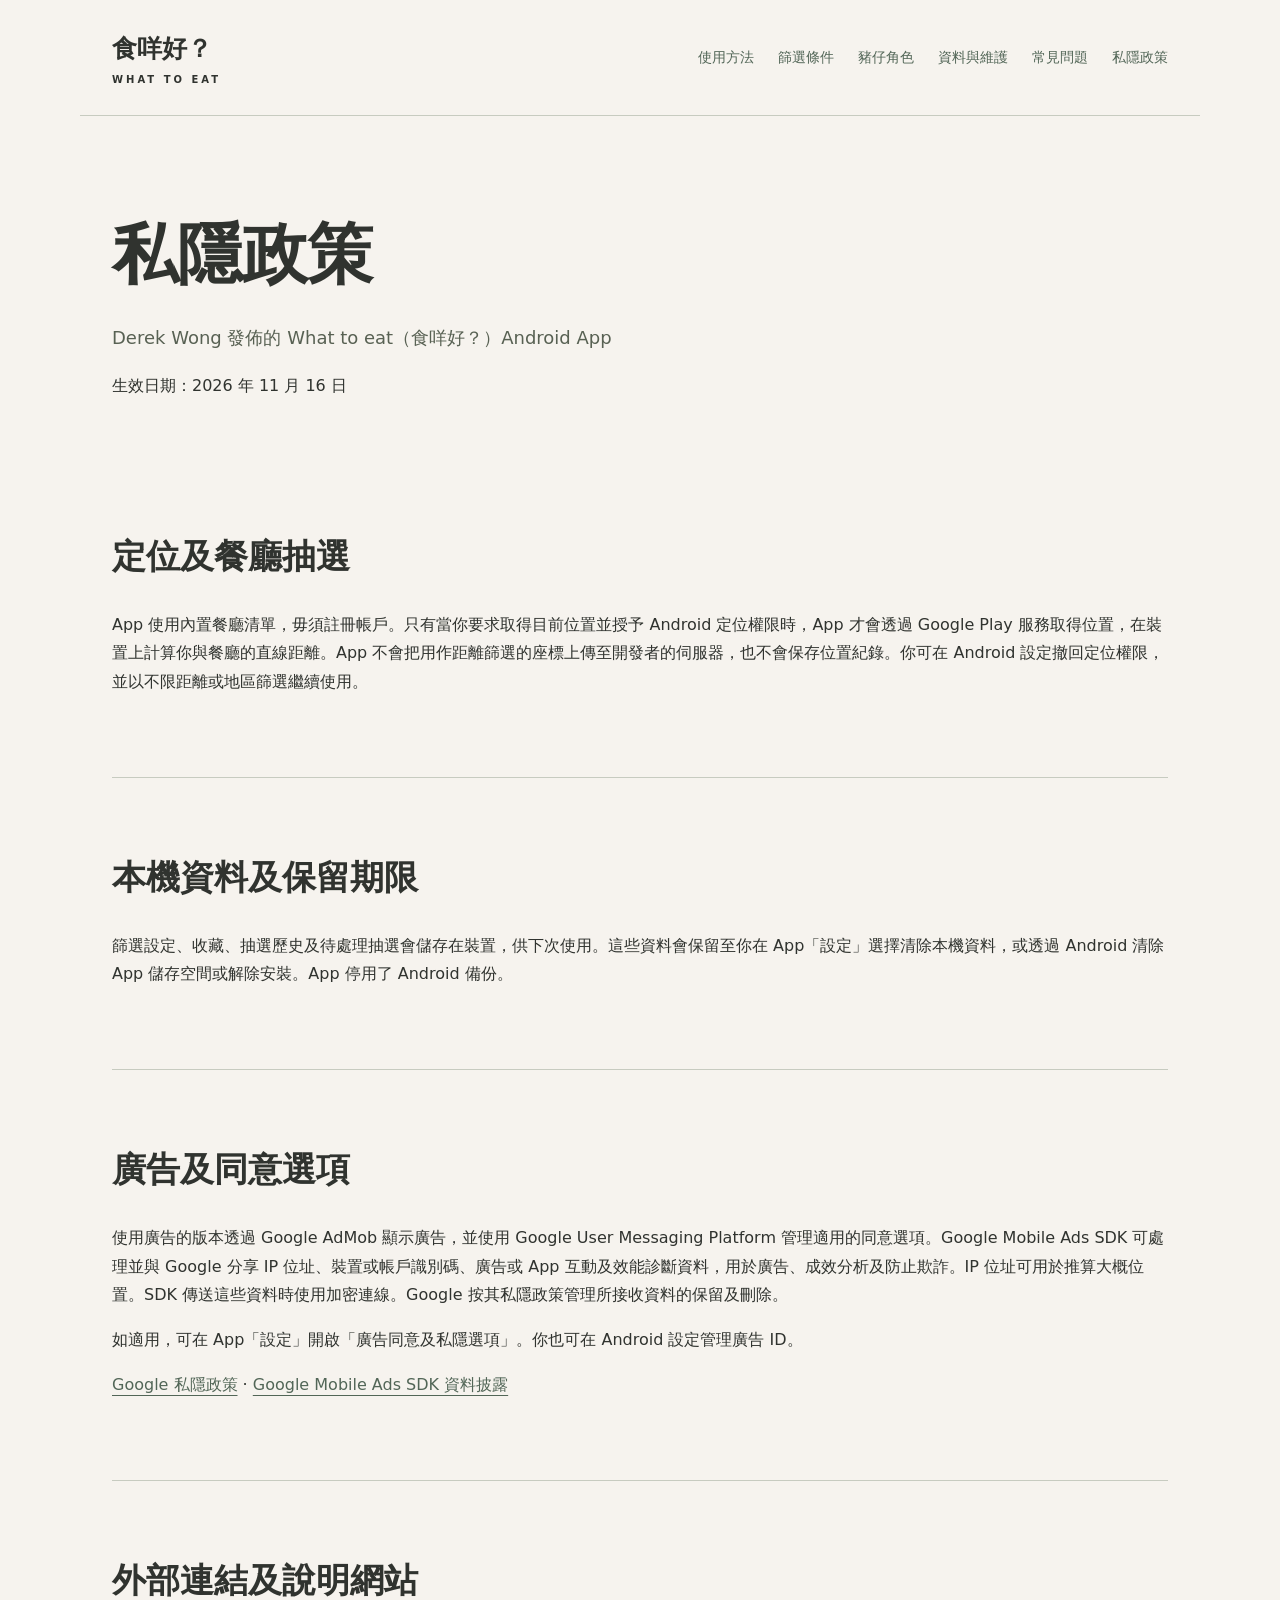
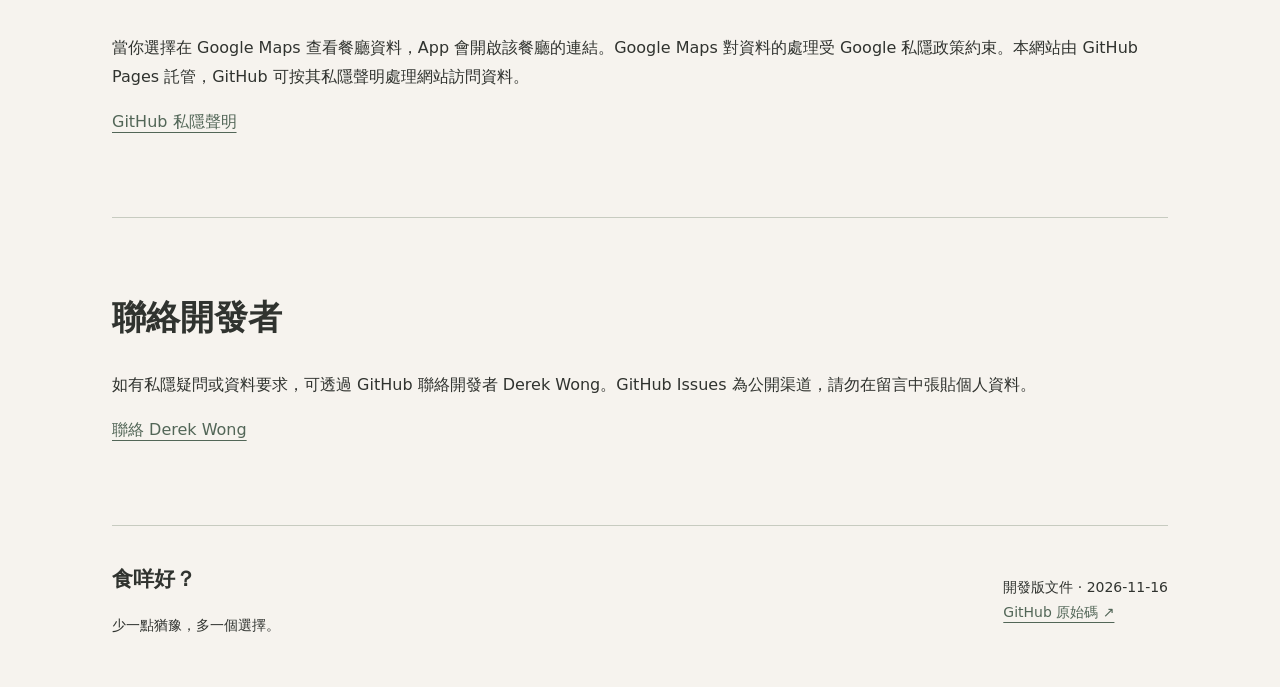
<file: docs/privacy.html>
<!doctype html>
<html lang="zh-HK"><head><meta charset="utf-8"><meta name="viewport" content="width=device-width,initial-scale=1"><meta name="color-scheme" content="light dark"><meta name="description" content="食咩好？Android 餐廳抽選 App：篩選、地區選擇、資料來源與更新指南。"><title>私隱政策｜食咩好？</title><link rel="stylesheet" href="style.css?v=0.3.1"></head>
<body><a class="skip" href="#main">跳至內容</a><header><a class="brand" href="index.html">食咩好？<small>WHAT TO EAT</small></a><nav aria-label="主選單"><a href="index.html#guide">使用方法</a><a href="index.html#filters">篩選條件</a><a href="mascot.html">豬仔角色</a><a href="data.html">資料與維護</a><a href="index.html#faq">常見問題</a><a href="privacy.html">私隱政策</a></nav></header><main id="main"><section class="hero compact"><div><h1>私隱政策</h1>
<p class="lead">Derek Wong 發佈的 What to eat（食咩好？）Android App</p>
<p>生效日期：2026 年 11 月 16 日</p></div></section>
<section><h2>定位及餐廳抽選</h2>
<p>App 使用內置餐廳清單，毋須註冊帳戶。只有當你要求取得目前位置並授予 Android 定位權限時，App 才會透過 Google Play 服務取得位置，在裝置上計算你與餐廳的直線距離。App 不會把用作距離篩選的座標上傳至開發者的伺服器，也不會保存位置紀錄。你可在 Android 設定撤回定位權限，並以不限距離或地區篩選繼續使用。</p></section>
<section><h2>本機資料及保留期限</h2>
<p>篩選設定、收藏、抽選歷史及待處理抽選會儲存在裝置，供下次使用。這些資料會保留至你在 App「設定」選擇清除本機資料，或透過 Android 清除 App 儲存空間或解除安裝。App 停用了 Android 備份。</p></section>
<section><h2>廣告及同意選項</h2>
<p>使用廣告的版本透過 Google AdMob 顯示廣告，並使用 Google User Messaging Platform 管理適用的同意選項。Google Mobile Ads SDK 可處理並與 Google 分享 IP 位址、裝置或帳戶識別碼、廣告或 App 互動及效能診斷資料，用於廣告、成效分析及防止欺詐。IP 位址可用於推算大概位置。SDK 傳送這些資料時使用加密連線。Google 按其私隱政策管理所接收資料的保留及刪除。</p>
<p>如適用，可在 App「設定」開啟「廣告同意及私隱選項」。你也可在 Android 設定管理廣告 ID。</p>
<p><a href="https://policies.google.com/privacy?hl=zh-HK">Google 私隱政策</a> · <a href="https://developers.google.com/admob/android/privacy/play-data-disclosure">Google Mobile Ads SDK 資料披露</a></p></section>
<section><h2>外部連結及說明網站</h2>
<p>當你選擇在 Google Maps 查看餐廳資料，App 會開啟該餐廳的連結。Google Maps 對資料的處理受 Google 私隱政策約束。本網站由 GitHub Pages 託管，GitHub 可按其私隱聲明處理網站訪問資料。</p>
<p><a href="https://docs.github.com/en/site-policy/privacy-policies/github-general-privacy-statement">GitHub 私隱聲明</a></p></section>
<section><h2>聯絡開發者</h2>
<p>如有私隱疑問或資料要求，可透過 GitHub 聯絡開發者 Derek Wong。GitHub Issues 為公開渠道，請勿在留言中張貼個人資料。</p>
<p><a href="https://github.com/derekwong713/Android-app---What-to-eat/issues">聯絡 Derek Wong</a></p></section></main>
<footer><div><strong>食咩好？</strong><p>少一點猶豫，多一個選擇。</p></div><p>開發版文件 · 2026-11-16<br><a href="https://github.com/derekwong713/Android-app---What-to-eat">GitHub 原始碼 ↗</a></p></footer></body></html>
</file>
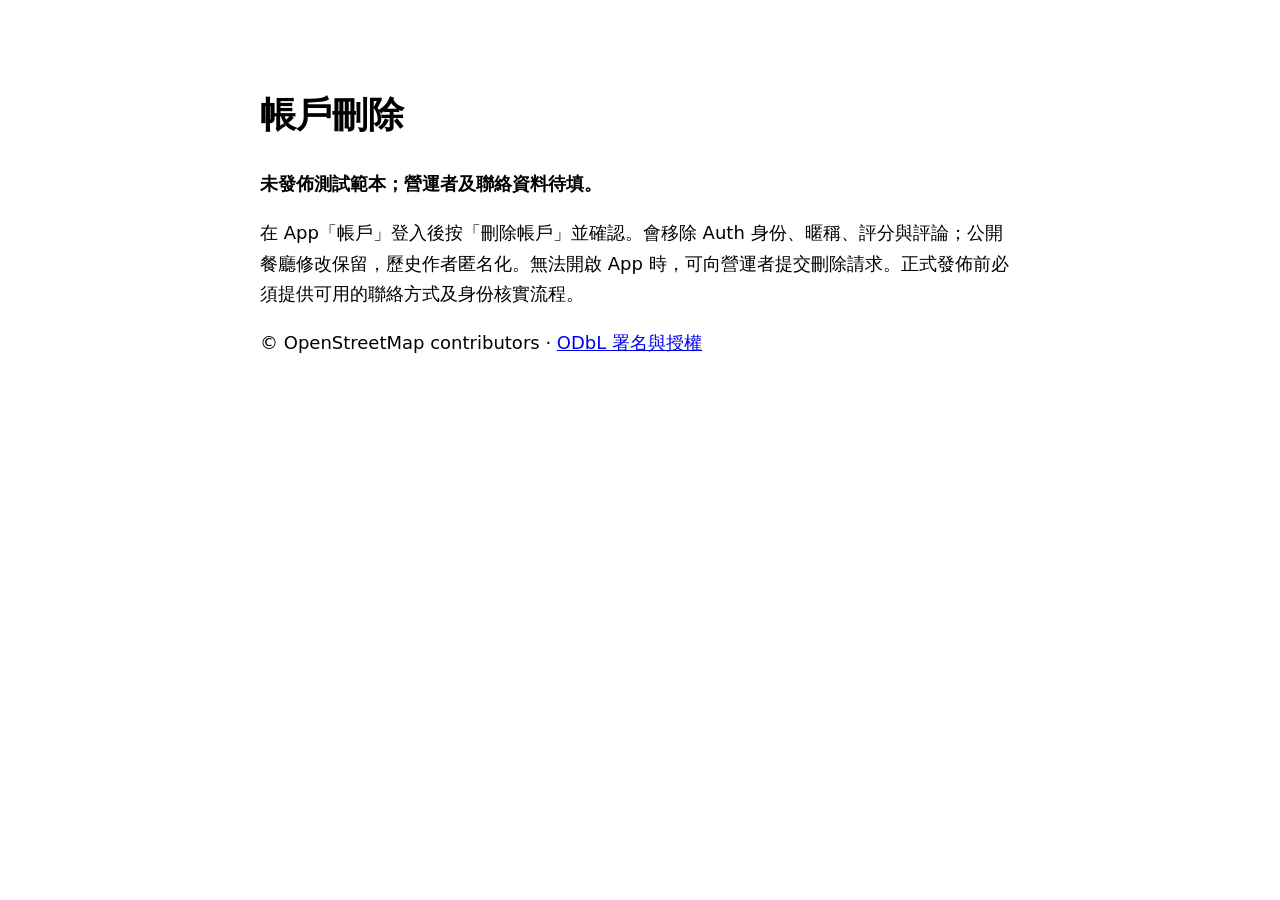
<file: web/account-deletion.html>
<!doctype html><html lang="zh-HK"><meta charset="utf-8"><meta name="viewport" content="width=device-width,initial-scale=1"><title>食咩好？ — 帳戶刪除</title><body style="font:18px/1.7 system-ui;max-width:760px;margin:40px auto;padding:20px"><h1>帳戶刪除</h1><p><strong>未發佈測試範本；營運者及聯絡資料待填。</strong></p><p>在 App「帳戶」登入後按「刪除帳戶」並確認。會移除 Auth 身份、暱稱、評分與評論；公開餐廳修改保留，歷史作者匿名化。無法開啟 App 時，可向營運者提交刪除請求。正式發佈前必須提供可用的聯絡方式及身份核實流程。</p><p>© OpenStreetMap contributors · <a href="https://www.openstreetmap.org/copyright">ODbL 署名與授權</a></p></body></html>
</file>
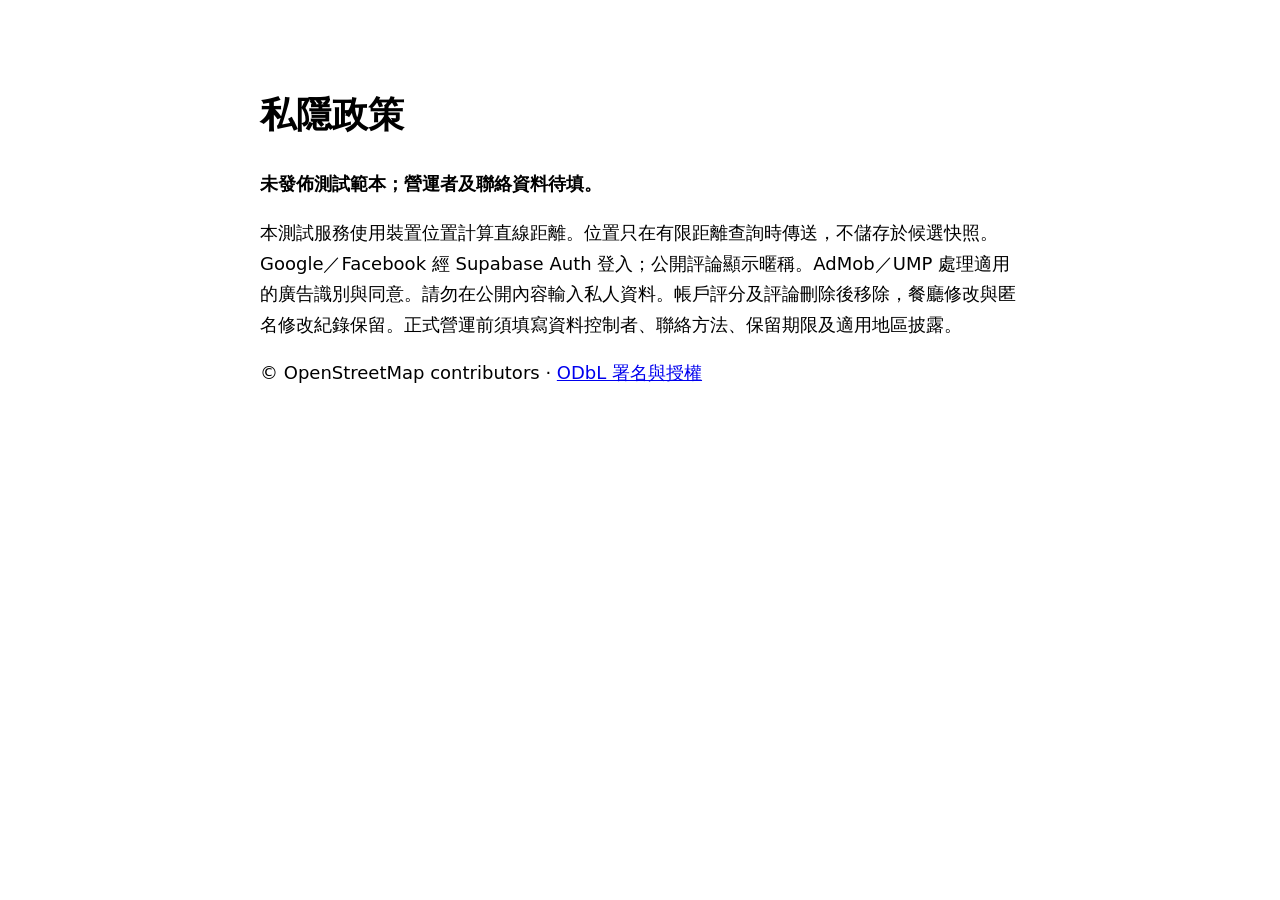
<file: web/privacy.html>
<!doctype html><html lang="zh-HK"><meta charset="utf-8"><meta name="viewport" content="width=device-width,initial-scale=1"><title>食咩好？ — 私隱政策</title><body style="font:18px/1.7 system-ui;max-width:760px;margin:40px auto;padding:20px"><h1>私隱政策</h1><p><strong>未發佈測試範本；營運者及聯絡資料待填。</strong></p><p>本測試服務使用裝置位置計算直線距離。位置只在有限距離查詢時傳送，不儲存於候選快照。Google／Facebook 經 Supabase Auth 登入；公開評論顯示暱稱。AdMob／UMP 處理適用的廣告識別與同意。請勿在公開內容輸入私人資料。帳戶評分及評論刪除後移除，餐廳修改與匿名修改紀錄保留。正式營運前須填寫資料控制者、聯絡方法、保留期限及適用地區披露。</p><p>© OpenStreetMap contributors · <a href="https://www.openstreetmap.org/copyright">ODbL 署名與授權</a></p></body></html>
</file>
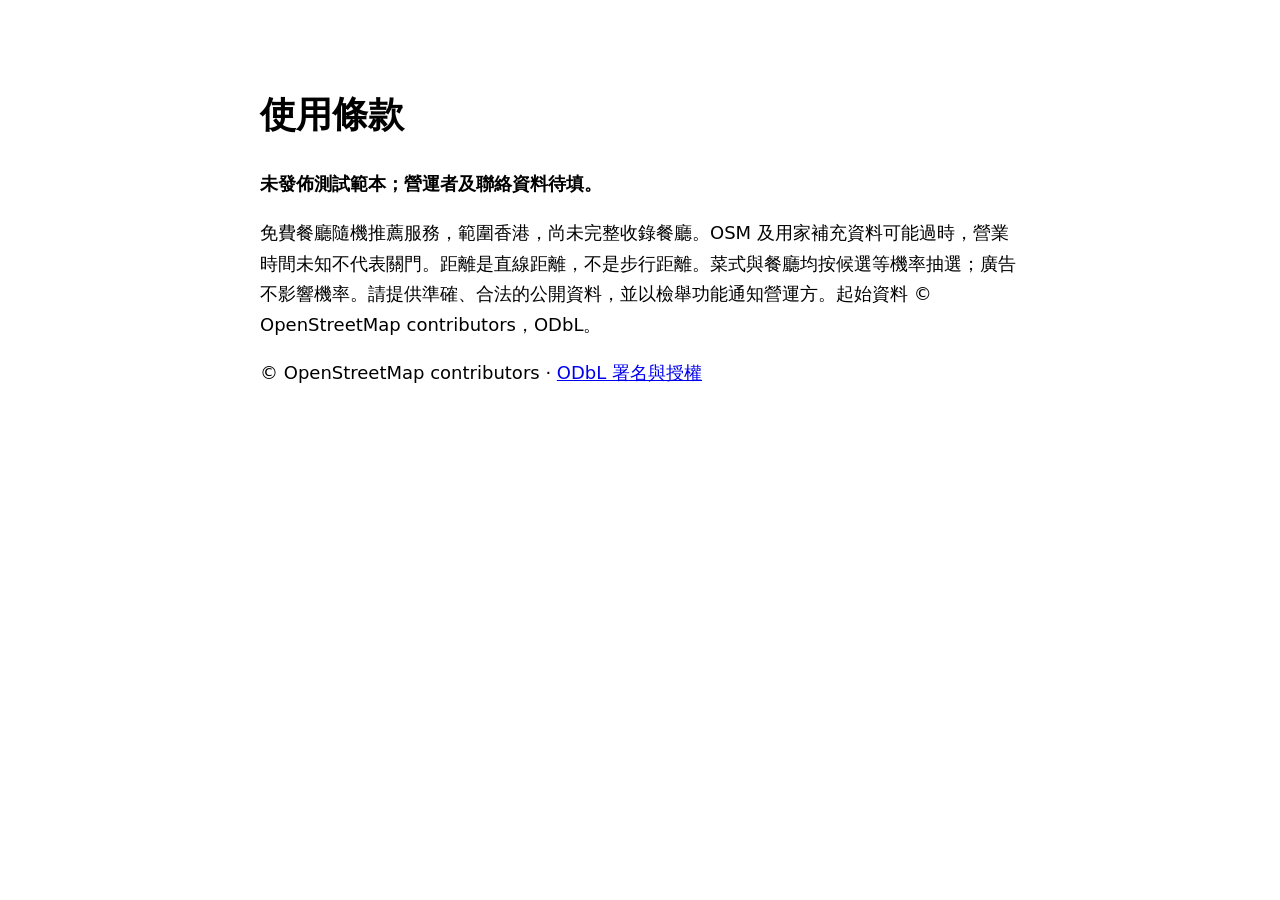
<file: web/terms.html>
<!doctype html><html lang="zh-HK"><meta charset="utf-8"><meta name="viewport" content="width=device-width,initial-scale=1"><title>食咩好？ — 使用條款</title><body style="font:18px/1.7 system-ui;max-width:760px;margin:40px auto;padding:20px"><h1>使用條款</h1><p><strong>未發佈測試範本；營運者及聯絡資料待填。</strong></p><p>免費餐廳隨機推薦服務，範圍香港，尚未完整收錄餐廳。OSM 及用家補充資料可能過時，營業時間未知不代表關門。距離是直線距離，不是步行距離。菜式與餐廳均按候選等機率抽選；廣告不影響機率。請提供準確、合法的公開資料，並以檢舉功能通知營運方。起始資料 © OpenStreetMap contributors，ODbL。</p><p>© OpenStreetMap contributors · <a href="https://www.openstreetmap.org/copyright">ODbL 署名與授權</a></p></body></html>
</file>
<file: docs/style.css>
:root{color-scheme:light dark;--ink:#30332f;--paper:#f6f3ee;--green:#526657;--muted:#586153;--line:#c7cbc0;--card:#ebeae2;--rose:#eadad7;--rose-ink:#493635}*{box-sizing:border-box}html{scroll-behavior:smooth;scroll-padding-top:28px}body{margin:0;background:var(--paper);color:var(--ink);font-family:system-ui,-apple-system,"Microsoft JhengHei",sans-serif;line-height:1.8}a{color:var(--green);text-underline-offset:5px}header,main,footer{max-width:1120px;margin:auto;padding:0 32px}header{display:flex;align-items:center;justify-content:space-between;gap:24px;padding-top:26px;padding-bottom:26px;border-bottom:1px solid var(--line)}.brand{text-decoration:none;font-size:25px;font-weight:800;color:var(--ink)}.brand small{display:block;font-size:10px;letter-spacing:3px}nav{display:flex;flex-wrap:wrap;gap:24px}nav a{font-size:14px;text-decoration:none}nav a:hover{text-decoration:underline}.hero{display:grid;grid-template-columns:1.3fr 1fr;gap:60px;align-items:center;padding:72px 0}.hero.compact{display:block;max-width:900px;padding-bottom:40px}.eyebrow{font-size:12px;font-weight:700;letter-spacing:2px;color:var(--green)}h1{font-size:clamp(38px,5.5vw,66px);line-height:1.3;letter-spacing:-1px;margin:24px 0}h1 span{color:var(--green)}.lead{max-width:620px;font-size:18px;color:var(--muted)}.button{display:inline-flex;gap:30px;background:var(--green);color:var(--paper);padding:12px 24px;border-radius:12px;text-decoration:none;margin-top:20px;font-weight:600}.illustration{background:#dce5d9;border-radius:48% 48% 16px 16px;padding:38px 20px;text-align:center;color:#303630}.disc{width:220px;height:220px;max-width:100%;margin:auto;border:12px solid #f6f3ee;border-radius:50%;background:conic-gradient(#bcc8bc 0 90deg,#d1b9b5 90deg 180deg,#b8c5ce 180deg 270deg,#d5c8b5 270deg);display:flex;align-items:center;justify-content:center;gap:14px;box-shadow:0 8px 0 #c7cbc0}.disc strong{background:#f6f3ee;border-radius:50%;width:70px;height:70px;font-size:40px}.disc span{font-size:13px;font-weight:700}.illustration p{font-weight:700;margin-bottom:0}.illustration small{font-size:12px}.muted{color:var(--muted);font-size:14px}.notice,.callout{border-left:4px solid #947b77;background:var(--rose);color:var(--rose-ink);padding:18px 24px;border-radius:0 14px 14px 0}.notice p,.callout p{margin:5px 0}.callout{margin:28px 0}.metrics{display:grid;grid-template-columns:repeat(4,1fr);gap:18px;margin:0 0 30px}.metrics>div{border-top:1px solid var(--line);padding:18px 0}.metrics strong{display:block;font-size:34px;line-height:1.3;color:var(--green);font-variant-numeric:tabular-nums}.metrics span{color:var(--muted);font-size:14px}section:not(.hero){padding:64px 0;border-bottom:1px solid var(--line)}h2{font-size:34px;line-height:1.4;margin:12px 0 30px}h3{font-size:19px;line-height:1.5}.steps{display:grid;grid-template-columns:repeat(3,1fr);gap:36px;padding-left:22px}.steps li::marker{color:var(--green);font-weight:800}.steps p{color:var(--muted)}.split{display:grid;grid-template-columns:1fr 1fr;gap:64px}dt{font-weight:700;border-top:1px solid var(--line);padding-top:15px}dd{margin:4px 0 20px;color:var(--muted)}.cards{display:grid;grid-template-columns:repeat(2,minmax(0,1fr));gap:20px}.cards article{background:var(--card);border-radius:18px;padding:24px}.cards h3{margin:10px 0}.cards p{margin:0;color:var(--muted)}.tag{font-size:12px;font-weight:700;color:var(--green);letter-spacing:1px}.workflow{padding-left:24px}.workflow li{padding-left:12px;margin:24px 0}.workflow p{margin:8px 0}pre{background:#2a302a;color:#e2e4db;padding:20px;border-radius:12px;overflow:auto;font-size:13px}code{overflow-wrap:anywhere}pre code{overflow-wrap:normal}.links{display:flex;gap:28px;flex-wrap:wrap;margin-top:20px}details{border-top:1px solid var(--line);padding:20px 0}summary{font-weight:650;cursor:pointer}details p{max-width:850px;color:var(--muted)}details h3{margin-bottom:5px}.table-wrap{overflow:auto}table{width:100%;border-collapse:collapse;text-align:left;margin:22px 0}caption{text-align:left;color:var(--muted);padding-bottom:12px}td,th{border-bottom:1px solid var(--line);padding:14px 16px;vertical-align:top}thead th{background:var(--card)}tbody th{font-weight:600;white-space:nowrap}.swatches{display:flex;gap:12px;margin:26px 0}.swatches span{width:50px;height:50px;border-radius:50%;background:#bcc8bc}.swatches span:nth-child(2){background:#d1b9b5}.swatches span:nth-child(3){background:#b8c5ce}.swatches span:nth-child(4){background:#d5c8b5}footer{display:flex;justify-content:space-between;gap:24px;padding-top:35px;padding-bottom:35px;font-size:14px}footer strong{font-size:21px}a:focus-visible,summary:focus-visible{outline:3px solid var(--green);outline-offset:6px}.skip{position:absolute;left:20px;top:-80px;background:var(--paper);padding:10px}.skip:focus{top:5px}@media(prefers-color-scheme:dark){:root{--ink:#e2e4db;--paper:#1f2420;--green:#b5c7b5;--muted:#bbc4b6;--line:#434b42;--card:#2a302a;--rose:#5c4443;--rose-ink:#eadad7}.button{color:#23382a}}@media(max-width:700px){header,main,footer{padding-left:22px;padding-right:22px}header{align-items:flex-start;flex-direction:column}nav{gap:16px}.hero{grid-template-columns:1fr;padding:40px 0;gap:30px}.illustration{max-width:350px;width:100%;justify-self:center}.steps,.split,.cards{grid-template-columns:1fr;gap:20px}.metrics{grid-template-columns:repeat(2,1fr);gap:12px}section:not(.hero){padding:40px 0}h2{font-size:29px}td,th{padding:12px 8px}footer{flex-wrap:wrap}}@media(prefers-reduced-motion:reduce){html{scroll-behavior:auto}}

.hero-mascot{display:block;width:100%;height:auto;max-width:330px;margin:auto}.illustration a{color:inherit}.mascot-intro{display:grid;grid-template-columns:minmax(220px,.8fr) 1.2fr;gap:48px;align-items:center}.mascot-intro>img{width:100%;height:auto;max-width:400px;justify-self:center}.mascot-gallery{display:grid;grid-template-columns:repeat(3,minmax(0,1fr));gap:20px}.mascot-gallery figure{margin:0;background:var(--card);padding:20px;border-radius:20px}.mascot-gallery img{display:block;width:100%;height:auto}.mascot-gallery figcaption{padding-top:20px}.mascot-gallery strong,.mascot-gallery span{display:block}.mascot-gallery span{color:var(--muted);font-size:14px}@media(max-width:700px){.mascot-intro{grid-template-columns:1fr;gap:20px}.mascot-intro>img{max-width:280px}.mascot-gallery{grid-template-columns:1fr}.mascot-gallery img{max-width:280px;margin:auto}}
.motion-controls{display:flex;gap:12px;align-items:center;flex-wrap:wrap;margin:24px 0}.motion-controls select,.motion-controls button{font:inherit;color:var(--ink);background:var(--paper);border:1px solid var(--line);border-radius:24px;padding:10px 16px;max-width:100%}.motion-controls button{cursor:pointer}.motion-controls button:disabled{opacity:.55;cursor:wait}.motion-controls select:focus-visible,.motion-controls button:focus-visible{outline:3px solid var(--green);outline-offset:4px}#motion-canvas{display:block;width:min(340px,100%);height:auto;aspect-ratio:1;background:var(--card);border-radius:24px;margin:20px auto}
</file>
